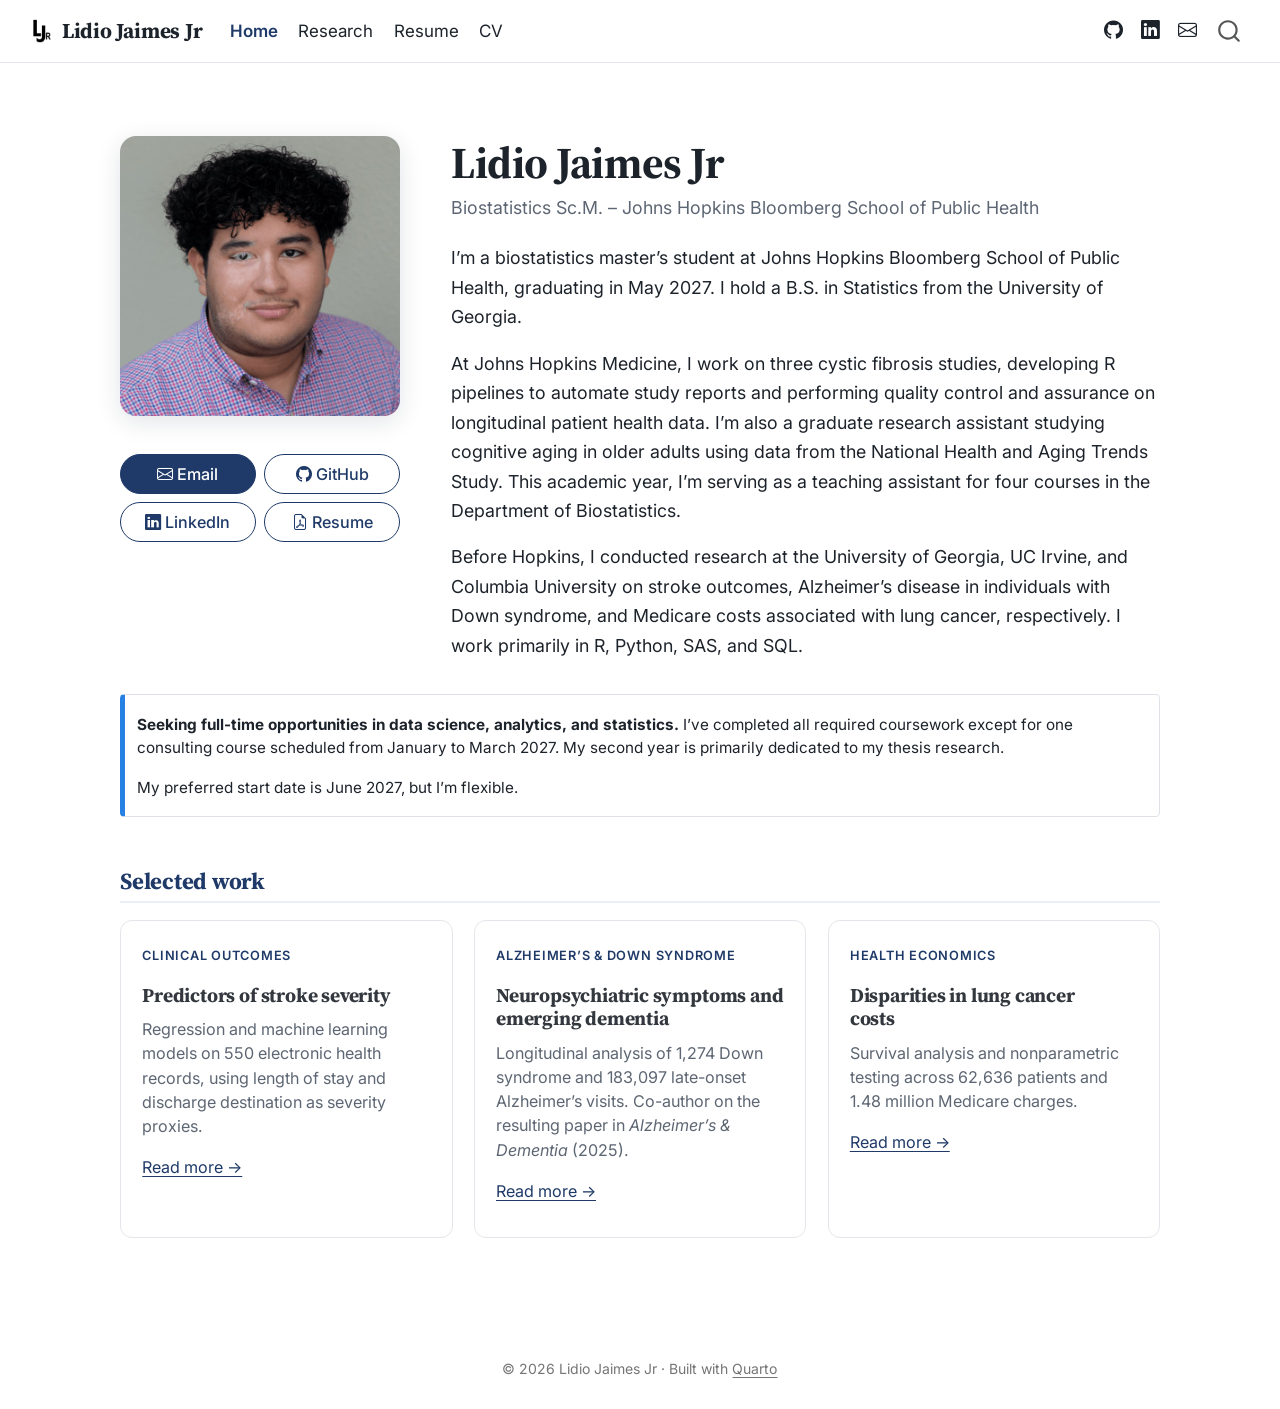
<file: docs/index.html>
<!DOCTYPE html>
<html xmlns="http://www.w3.org/1999/xhtml" lang="en" xml:lang="en"><head>

<meta charset="utf-8">
<meta name="generator" content="quarto-1.10.18">

<meta name="viewport" content="width=device-width, initial-scale=1.0, user-scalable=yes">


<title>Lidio Jaimes Jr</title>
<style>
/* Default styles provided by pandoc.
** See https://pandoc.org/MANUAL.html#variables-for-html for config info.
*/
span.smallcaps{font-variant: small-caps;}
div.columns{display: flex; gap: 1.5em;}
div.column{flex: auto;}
@media screen {
div.columns{gap: min(4vw, 1.5em);}
div.column{overflow-x: auto;}
}
div.hanging-indent{margin-left: 1.5em; text-indent: -1.5em;}
ul.task-list{list-style: none;}
ul.task-list li input[type="checkbox"] {
  width: 0.8em;
  margin: 0 0.8em 0.2em -1em; /* quarto-specific, see https://github.com/quarto-dev/quarto-cli/issues/4556 */ 
  vertical-align: middle;
}
</style>


<script src="site_libs/quarto-nav/quarto-nav.js"></script>
<script src="site_libs/quarto-nav/headroom.min.js"></script>
<script src="site_libs/clipboard/clipboard.min.js"></script>
<script src="site_libs/quarto-search/autocomplete.umd.js"></script>
<script src="site_libs/quarto-search/fuse.min.js"></script>
<script src="site_libs/quarto-search/quarto-search.js"></script>
<meta name="quarto:offset" content="./">
<link href="./files/ljr-logo-clear.png" rel="icon" type="image/png">
<script src="site_libs/quarto-html/quarto.js" type="module"></script>
<script src="site_libs/quarto-html/tabsets/tabsets.js" type="module"></script>
<script src="site_libs/quarto-html/popper.min.js"></script>
<script src="site_libs/quarto-html/tippy.umd.min.js"></script>
<script src="site_libs/quarto-html/anchor.min.js"></script>
<link href="site_libs/quarto-html/tippy.css" rel="stylesheet">
<link href="site_libs/quarto-html/quarto-syntax-highlighting-64a204ab8560d761af7679ceaba22944.css" rel="stylesheet" id="quarto-text-highlighting-styles">
<script src="site_libs/bootstrap/bootstrap.min.js"></script>
<link href="site_libs/bootstrap/bootstrap-icons.css" rel="stylesheet">
<link href="site_libs/bootstrap/bootstrap-6f6fc77e28bbf2a2cea13b6f011b2ba0.min.css" rel="stylesheet" append-hash="true" id="quarto-bootstrap" data-mode="light">
<script id="quarto-search-options" type="application/json">{
  "location": "navbar",
  "copy-button": false,
  "collapse-after": 3,
  "panel-placement": "end",
  "type": "overlay",
  "limit": 50,
  "keyboard-shortcut": [
    "f",
    "/",
    "s"
  ],
  "show-item-context": false,
  "language": {
    "search-no-results-text": "No results",
    "search-matching-documents-text": "matching documents",
    "search-copy-link-title": "Copy link to search",
    "search-hide-matches-text": "Hide additional matches",
    "search-more-match-text": "more match in this document",
    "search-more-matches-text": "more matches in this document",
    "search-clear-button-title": "Clear",
    "search-text-placeholder": "",
    "search-detached-cancel-button-title": "Cancel",
    "search-submit-button-title": "Submit",
    "search-label": "Search"
  }
}</script>
<link rel="preconnect" href="https://fonts.googleapis.com">
<link href="https://fonts.googleapis.com/css2?family=Inter:wght@400;500;600;700&amp;family=Source+Serif+4:wght@600;700&amp;display=swap" rel="stylesheet">


<link rel="stylesheet" href="styles.css">
</head>

<body class="nav-fixed quarto-light">

<div id="quarto-search-results"></div>
  <header id="quarto-header" class="headroom fixed-top">
    <nav class="navbar navbar-expand-lg " data-bs-theme="dark">
      <div class="navbar-container container-fluid">
      <div class="navbar-brand-container mx-auto">
    <a href="./index.html" class="navbar-brand navbar-brand-logo">
    <img src="./files/ljr-logo-clear.png" alt="" class="navbar-logo light-content">
    <img src="./files/ljr-logo-clear.png" alt="" class="navbar-logo dark-content">
    </a>
    <a class="navbar-brand" href="./index.html">
    <span class="navbar-title">Lidio Jaimes Jr</span>
    </a>
  </div>
            <div id="quarto-search" class="" title="Search"></div>
          <button class="navbar-toggler" type="button" data-bs-toggle="collapse" data-bs-target="#navbarCollapse" aria-controls="navbarCollapse" role="menu" aria-expanded="false" aria-label="Toggle navigation" onclick="if (window.quartoToggleHeadroom) { window.quartoToggleHeadroom(); }">
  <span class="navbar-toggler-icon"></span>
</button>
          <div class="collapse navbar-collapse" id="navbarCollapse">
            <ul class="navbar-nav navbar-nav-scroll me-auto">
  <li class="nav-item">
    <a class="nav-link active" href="./index.html" aria-current="page"> 
<span class="menu-text">Home</span></a>
  </li>  
  <li class="nav-item">
    <a class="nav-link" href="./research.html"> 
<span class="menu-text">Research</span></a>
  </li>  
  <li class="nav-item">
    <a class="nav-link" href="./resume.html"> 
<span class="menu-text">Resume</span></a>
  </li>  
  <li class="nav-item">
    <a class="nav-link" href="./cv.html"> 
<span class="menu-text">CV</span></a>
  </li>  
</ul>
            <ul class="navbar-nav navbar-nav-scroll ms-auto">
  <li class="nav-item compact">
    <a class="nav-link" href="https://github.com/lidiojaimes"> <i class="bi bi-github" role="img" aria-label="GitHub">
</i> 
<span class="menu-text"></span></a>
  </li>  
  <li class="nav-item compact">
    <a class="nav-link" href="https://www.linkedin.com/in/lidiojaimes/"> <i class="bi bi-linkedin" role="img" aria-label="LinkedIn">
</i> 
<span class="menu-text"></span></a>
  </li>  
  <li class="nav-item compact">
    <a class="nav-link" href="mailto:lidiojaimesjr404@gmail.com"> <i class="bi bi-envelope" role="img" aria-label="Email">
</i> 
<span class="menu-text"></span></a>
  </li>  
</ul>
          </div> <!-- /navcollapse -->
            <div class="quarto-navbar-tools">
</div>
      </div> <!-- /container-fluid -->
    </nav>
</header>
<!-- content -->
<div id="quarto-content" class="quarto-container page-columns page-rows-contents page-layout-full page-navbar">
<!-- sidebar -->
<!-- margin-sidebar -->
    
<!-- main -->
<main class="content column-page" id="quarto-document-content"><header id="title-block-header" class="quarto-title-block"></header>




<div class="hero">
<div class="hero-photo">
<p><img src="files/lidiojaimes-square.jpg" class="img-fluid" alt="Photo of Lidio Jaimes Jr"></p>
<div class="hero-buttons">
<p><a href="mailto:lidiojaimesjr404@gmail.com" class="btn btn-primary"><i class="bi bi-envelope"></i> Email</a> <a href="https://github.com/lidiojaimes" class="btn btn-outline-primary"><i class="bi bi-github"></i> GitHub</a> <a href="https://www.linkedin.com/in/lidiojaimes/" class="btn btn-outline-primary"><i class="bi bi-linkedin"></i> LinkedIn</a> <a href="files/Jaimes.resume.pdf" class="btn btn-outline-primary" target="_blank"><i class="bi bi-file-earmark-pdf"></i> Resume</a> <!-- [<i class="bi bi-journal-text"></i> CV](cv.qmd){.btn .btn-outline-primary} --></p>
</div>
</div>
<section id="lidio-jaimes-jr" class="level1 hero-name hero-text">
<h1 class="hero-name">Lidio Jaimes Jr</h1>
<p><span class="hero-tagline">Biostatistics Sc.M. – Johns Hopkins Bloomberg School of Public Health</span></p>
<p>I’m a biostatistics master’s student at Johns Hopkins Bloomberg School of Public Health, graduating in May 2027. I hold a B.S. in Statistics from the University of Georgia.</p>
<p>At Johns Hopkins Medicine, I work on three cystic fibrosis studies, developing R pipelines to automate study reports and performing quality control and assurance on longitudinal patient health data. I’m also a graduate research assistant studying cognitive aging in older adults using data from the National Health and Aging Trends Study. This academic year, I’m serving as a teaching assistant for four courses in the Department of Biostatistics.</p>
<p>Before Hopkins, I conducted research at the University of Georgia, UC Irvine, and Columbia University on stroke outcomes, Alzheimer’s disease in individuals with Down syndrome, and Medicare costs associated with lung cancer, respectively. I work primarily in R, Python, SAS, and SQL.</p>
</section>
</div>
<div class="availability">
<div class="callout callout-style-simple callout-note no-icon">
<div class="callout-body d-flex">
<div class="callout-icon-container">
<i class="callout-icon no-icon"></i>
</div>
<div class="callout-body-container">
<p><strong>Seeking full-time opportunities in data science, analytics, and statistics.</strong> I’ve completed all required coursework except for one consulting course scheduled from January to March 2027. My second year is primarily dedicated to my thesis research.</p>
<p>My preferred start date is June 2027, but I’m flexible.</p>
</div>
</div>
</div>
</div>
<section id="selected-work" class="level2 section-heading section-block">
<h2 class="section-heading anchored" data-anchor-id="selected-work">Selected work</h2>
<div class="card-grid">
<div class="work-card">
<p><span class="card-kicker">Clinical outcomes</span></p>
<section id="predictors-of-stroke-severity" class="level3">
<h3 class="anchored" data-anchor-id="predictors-of-stroke-severity">Predictors of stroke severity</h3>
<p>Regression and machine learning models on 550 electronic health records, using length of stay and discharge destination as severity proxies.</p>
<p><a href="./research.html#stroke-severity">Read more →</a></p>
</section>
</div>
<div class="work-card">
<p><span class="card-kicker">Alzheimer’s &amp; Down syndrome</span></p>
<section id="neuropsychiatric-symptoms-and-emerging-dementia" class="level3">
<h3 class="anchored" data-anchor-id="neuropsychiatric-symptoms-and-emerging-dementia">Neuropsychiatric symptoms and emerging dementia</h3>
<p>Longitudinal analysis of 1,274 Down syndrome and 183,097 late-onset Alzheimer’s visits. Co-author on the resulting paper in <em>Alzheimer’s &amp; Dementia</em> (2025).</p>
<p><a href="./research.html#nps-in-alzheimers">Read more →</a></p>
</section>
</div>
<div class="work-card">
<p><span class="card-kicker">Health economics</span></p>
<section id="disparities-in-lung-cancer-costs" class="level3">
<h3 class="anchored" data-anchor-id="disparities-in-lung-cancer-costs">Disparities in lung cancer costs</h3>
<p>Survival analysis and nonparametric testing across 62,636 patients and 1.48 million Medicare charges.</p>
<p><a href="./research.html#lung-cancer-costs">Read more →</a></p>
</section>
</div>
</div>
</section>



</main> <!-- /main -->
<script id="quarto-html-after-body" type="application/javascript">
  window.document.addEventListener("DOMContentLoaded", function (event) {
    const icon = "";
    const anchorJS = new window.AnchorJS();
    anchorJS.options = {
      placement: 'right',
      icon: icon
    };
    anchorJS.add('.anchored');
    const isCodeAnnotation = (el) => {
      for (const clz of el.classList) {
        if (clz.startsWith('code-annotation-')) {                     
          return true;
        }
      }
      return false;
    }
    const onCopySuccess = function(e) {
      // button target
      const button = e.trigger;
      // don't keep focus
      button.blur();
      // flash "checked"
      button.classList.add('code-copy-button-checked');
      var currentTitle = button.getAttribute("title");
      button.setAttribute("title", "Copied!");
      let tooltip;
      if (window.bootstrap) {
        button.setAttribute("data-bs-toggle", "tooltip");
        button.setAttribute("data-bs-placement", "left");
        button.setAttribute("data-bs-title", "Copied!");
        tooltip = new bootstrap.Tooltip(button, 
          { trigger: "manual", 
            customClass: "code-copy-button-tooltip",
            offset: [0, -8]});
        tooltip.show();    
      }
      setTimeout(function() {
        if (tooltip) {
          tooltip.hide();
          button.removeAttribute("data-bs-title");
          button.removeAttribute("data-bs-toggle");
          button.removeAttribute("data-bs-placement");
        }
        button.setAttribute("title", currentTitle);
        button.classList.remove('code-copy-button-checked');
      }, 1000);
      // clear code selection
      e.clearSelection();
    }
    const getTextToCopy = function(trigger) {
      const outerScaffold = trigger.parentElement.cloneNode(true);
      const codeEl = outerScaffold.querySelector('code');
      for (const childEl of codeEl.children) {
        if (isCodeAnnotation(childEl)) {
          childEl.remove();
        }
      }
      return codeEl.innerText;
    }
    const clipboard = new window.ClipboardJS('.code-copy-button:not([data-in-quarto-modal])', {
      text: getTextToCopy
    });
    clipboard.on('success', onCopySuccess);
    if (window.document.getElementById('quarto-embedded-source-code-modal')) {
      const clipboardModal = new window.ClipboardJS('.code-copy-button[data-in-quarto-modal]', {
        text: getTextToCopy,
        container: window.document.getElementById('quarto-embedded-source-code-modal')
      });
      clipboardModal.on('success', onCopySuccess);
    }
      var localhostRegex = new RegExp(/^(?:http|https):\/\/localhost\:?[0-9]*\//);
      var mailtoRegex = new RegExp(/^mailto:/);
        var filterRegex = new RegExp("https:\/\/lidiojaimes\.github\.io");
      var isInternal = (href) => {
          return filterRegex.test(href) || localhostRegex.test(href) || mailtoRegex.test(href);
      }
      // Inspect non-navigation links and adorn them if external
     var links = window.document.querySelectorAll('a[href]:not(.nav-link):not(.navbar-brand):not(.toc-action):not(.sidebar-link):not(.sidebar-item-toggle):not(.pagination-link):not(.no-external):not([aria-hidden]):not(.dropdown-item):not(.quarto-navigation-tool):not(.about-link)');
      for (var i=0; i<links.length; i++) {
        const link = links[i];
        if (!isInternal(link.href)) {
          // undo the damage that might have been done by quarto-nav.js in the case of
          // links that we want to consider external
          if (link.dataset.originalHref !== undefined) {
            link.href = link.dataset.originalHref;
          }
        }
      }
    function tippyHover(el, contentFn, onTriggerFn, onUntriggerFn) {
      const config = {
        allowHTML: true,
        maxWidth: 500,
        delay: 100,
        arrow: false,
        appendTo: function(el) {
            return el.parentElement;
        },
        interactive: true,
        interactiveBorder: 10,
        theme: 'quarto',
        placement: 'bottom-start',
      };
      if (contentFn) {
        config.content = contentFn;
      }
      if (onTriggerFn) {
        config.onTrigger = onTriggerFn;
      }
      if (onUntriggerFn) {
        config.onUntrigger = onUntriggerFn;
      }
      window.tippy(el, config); 
    }
    const noterefs = window.document.querySelectorAll('a[role="doc-noteref"]');
    for (var i=0; i<noterefs.length; i++) {
      const ref = noterefs[i];
      tippyHover(ref, function() {
        // use id or data attribute instead here
        let href = ref.getAttribute('data-footnote-href') || ref.getAttribute('href');
        try { href = new URL(href).hash; } catch {}
        const id = href.replace(/^#\/?/, "");
        const note = window.document.getElementById(id);
        if (note) {
          return note.innerHTML;
        } else {
          return "";
        }
      });
    }
    const xrefs = window.document.querySelectorAll('a.quarto-xref');
    const processXRef = (id, note) => {
      // Strip column container classes
      const stripColumnClz = (el) => {
        el.classList.remove("page-full", "page-columns");
        if (el.children) {
          for (const child of el.children) {
            stripColumnClz(child);
          }
        }
      }
      stripColumnClz(note)
      if (id === null || id.startsWith('sec-')) {
        // Special case sections, only their first couple elements
        const container = document.createElement("div");
        if (note.children && note.children.length > 2) {
          container.appendChild(note.children[0].cloneNode(true));
          for (let i = 1; i < note.children.length; i++) {
            const child = note.children[i];
            if (child.tagName === "P" && child.innerText === "") {
              continue;
            } else {
              container.appendChild(child.cloneNode(true));
              break;
            }
          }
          if (window.Quarto?.typesetMath) {
            window.Quarto.typesetMath(container);
          }
          return container.innerHTML
        } else {
          if (window.Quarto?.typesetMath) {
            window.Quarto.typesetMath(note);
          }
          return note.innerHTML;
        }
      } else {
        // Remove any anchor links if they are present
        const anchorLink = note.querySelector('a.anchorjs-link');
        if (anchorLink) {
          anchorLink.remove();
        }
        if (window.Quarto?.typesetMath) {
          window.Quarto.typesetMath(note);
        }
        if (note.classList.contains("callout")) {
          return note.outerHTML;
        } else {
          return note.innerHTML;
        }
      }
    }
    for (var i=0; i<xrefs.length; i++) {
      const xref = xrefs[i];
      tippyHover(xref, undefined, function(instance) {
        instance.disable();
        let url = xref.getAttribute('href');
        let hash = undefined; 
        if (url.startsWith('#')) {
          hash = url;
        } else {
          try { hash = new URL(url).hash; } catch {}
        }
        if (hash) {
          const id = hash.replace(/^#\/?/, "");
          const note = window.document.getElementById(id);
          if (note !== null) {
            try {
              const html = processXRef(id, note.cloneNode(true));
              instance.setContent(html);
            } finally {
              instance.enable();
              instance.show();
            }
          } else {
            // See if we can fetch this
            fetch(url.split('#')[0])
            .then(res => res.text())
            .then(html => {
              const parser = new DOMParser();
              const htmlDoc = parser.parseFromString(html, "text/html");
              const note = htmlDoc.getElementById(id);
              if (note !== null) {
                const html = processXRef(id, note);
                instance.setContent(html);
              } 
            }).finally(() => {
              instance.enable();
              instance.show();
            });
          }
        } else {
          // See if we can fetch a full url (with no hash to target)
          // This is a special case and we should probably do some content thinning / targeting
          fetch(url)
          .then(res => res.text())
          .then(html => {
            const parser = new DOMParser();
            const htmlDoc = parser.parseFromString(html, "text/html");
            const note = htmlDoc.querySelector('main.content');
            if (note !== null) {
              // This should only happen for chapter cross references
              // (since there is no id in the URL)
              // remove the first header
              if (note.children.length > 0 && note.children[0].tagName === "HEADER") {
                note.children[0].remove();
              }
              const html = processXRef(null, note);
              instance.setContent(html);
            } 
          }).finally(() => {
            instance.enable();
            instance.show();
          });
        }
      }, function(instance) {
      });
    }
        let selectedAnnoteEl;
        const selectorForAnnotation = ( cell, annotation) => {
          let cellAttr = 'data-code-cell="' + cell + '"';
          let lineAttr = 'data-code-annotation="' +  annotation + '"';
          const selector = 'span[' + cellAttr + '][' + lineAttr + ']';
          return selector;
        }
        const selectCodeLines = (annoteEl) => {
          const doc = window.document;
          const targetCell = annoteEl.getAttribute("data-target-cell");
          const targetAnnotation = annoteEl.getAttribute("data-target-annotation");
          const annoteSpan = window.document.querySelector(selectorForAnnotation(targetCell, targetAnnotation));
          const lines = annoteSpan.getAttribute("data-code-lines").split(",");
          const lineIds = lines.map((line) => {
            return targetCell + "-" + line;
          })
          let top = null;
          let height = null;
          let parent = null;
          if (lineIds.length > 0) {
              //compute the position of the single el (top and bottom and make a div)
              const el = window.document.getElementById(lineIds[0]);
              top = el.offsetTop;
              height = el.offsetHeight;
              parent = el.parentElement.parentElement;
            if (lineIds.length > 1) {
              const lastEl = window.document.getElementById(lineIds[lineIds.length - 1]);
              const bottom = lastEl.offsetTop + lastEl.offsetHeight;
              height = bottom - top;
            }
            if (top !== null && height !== null && parent !== null) {
              // cook up a div (if necessary) and position it 
              let div = window.document.getElementById("code-annotation-line-highlight");
              if (div === null) {
                div = window.document.createElement("div");
                div.setAttribute("id", "code-annotation-line-highlight");
                div.style.position = 'absolute';
                parent.appendChild(div);
              }
              div.style.top = top - 2 + "px";
              div.style.height = height + 4 + "px";
              div.style.left = 0;
              let gutterDiv = window.document.getElementById("code-annotation-line-highlight-gutter");
              if (gutterDiv === null) {
                gutterDiv = window.document.createElement("div");
                gutterDiv.setAttribute("id", "code-annotation-line-highlight-gutter");
                gutterDiv.style.position = 'absolute';
                const codeCell = window.document.getElementById(targetCell);
                const gutter = codeCell.querySelector('.code-annotation-gutter');
                gutter.appendChild(gutterDiv);
              }
              gutterDiv.style.top = top - 2 + "px";
              gutterDiv.style.height = height + 4 + "px";
            }
            selectedAnnoteEl = annoteEl;
          }
        };
        const unselectCodeLines = () => {
          const elementsIds = ["code-annotation-line-highlight", "code-annotation-line-highlight-gutter"];
          elementsIds.forEach((elId) => {
            const div = window.document.getElementById(elId);
            if (div) {
              div.remove();
            }
          });
          selectedAnnoteEl = undefined;
        };
          // Handle positioning of the toggle
      window.addEventListener(
        "resize",
        throttle(() => {
          elRect = undefined;
          if (selectedAnnoteEl) {
            selectCodeLines(selectedAnnoteEl);
          }
        }, 10)
      );
      function throttle(fn, ms) {
      let throttle = false;
      let timer;
        return (...args) => {
          if(!throttle) { // first call gets through
              fn.apply(this, args);
              throttle = true;
          } else { // all the others get throttled
              if(timer) clearTimeout(timer); // cancel #2
              timer = setTimeout(() => {
                fn.apply(this, args);
                timer = throttle = false;
              }, ms);
          }
        };
      }
        // Attach click handler to the DT
        const annoteDls = window.document.querySelectorAll('dt[data-target-cell]');
        for (const annoteDlNode of annoteDls) {
          annoteDlNode.addEventListener('click', (event) => {
            const clickedEl = event.target;
            if (clickedEl !== selectedAnnoteEl) {
              unselectCodeLines();
              const activeEl = window.document.querySelector('dt[data-target-cell].code-annotation-active');
              if (activeEl) {
                activeEl.classList.remove('code-annotation-active');
              }
              selectCodeLines(clickedEl);
              clickedEl.classList.add('code-annotation-active');
            } else {
              // Unselect the line
              unselectCodeLines();
              clickedEl.classList.remove('code-annotation-active');
            }
          });
        }
    const findCites = (el) => {
      const parentEl = el.parentElement;
      if (parentEl) {
        const cites = parentEl.dataset.cites;
        if (cites) {
          return {
            el,
            cites: cites.split(' ')
          };
        } else {
          return findCites(el.parentElement)
        }
      } else {
        return undefined;
      }
    };
    var bibliorefs = window.document.querySelectorAll('a[role="doc-biblioref"]');
    for (var i=0; i<bibliorefs.length; i++) {
      const ref = bibliorefs[i];
      const citeInfo = findCites(ref);
      if (citeInfo) {
        tippyHover(citeInfo.el, function() {
          var popup = window.document.createElement('div');
          citeInfo.cites.forEach(function(cite) {
            var citeDiv = window.document.createElement('div');
            citeDiv.classList.add('hanging-indent');
            citeDiv.classList.add('csl-entry');
            var biblioDiv = window.document.getElementById('ref-' + cite);
            if (biblioDiv) {
              citeDiv.innerHTML = biblioDiv.innerHTML;
            }
            popup.appendChild(citeDiv);
          });
          return popup.innerHTML;
        });
      }
    }
  });
  </script>
</div> <!-- /content -->
<footer class="footer">
  <div class="nav-footer">
    <div class="nav-footer-left">
      &nbsp;
    </div>   
    <div class="nav-footer-center">
<p>© 2026 Lidio Jaimes Jr · Built with <a href="https://quarto.org">Quarto</a></p>
</div>
    <div class="nav-footer-right">
      &nbsp;
    </div>
  </div>
</footer>




</body></html>
</file>
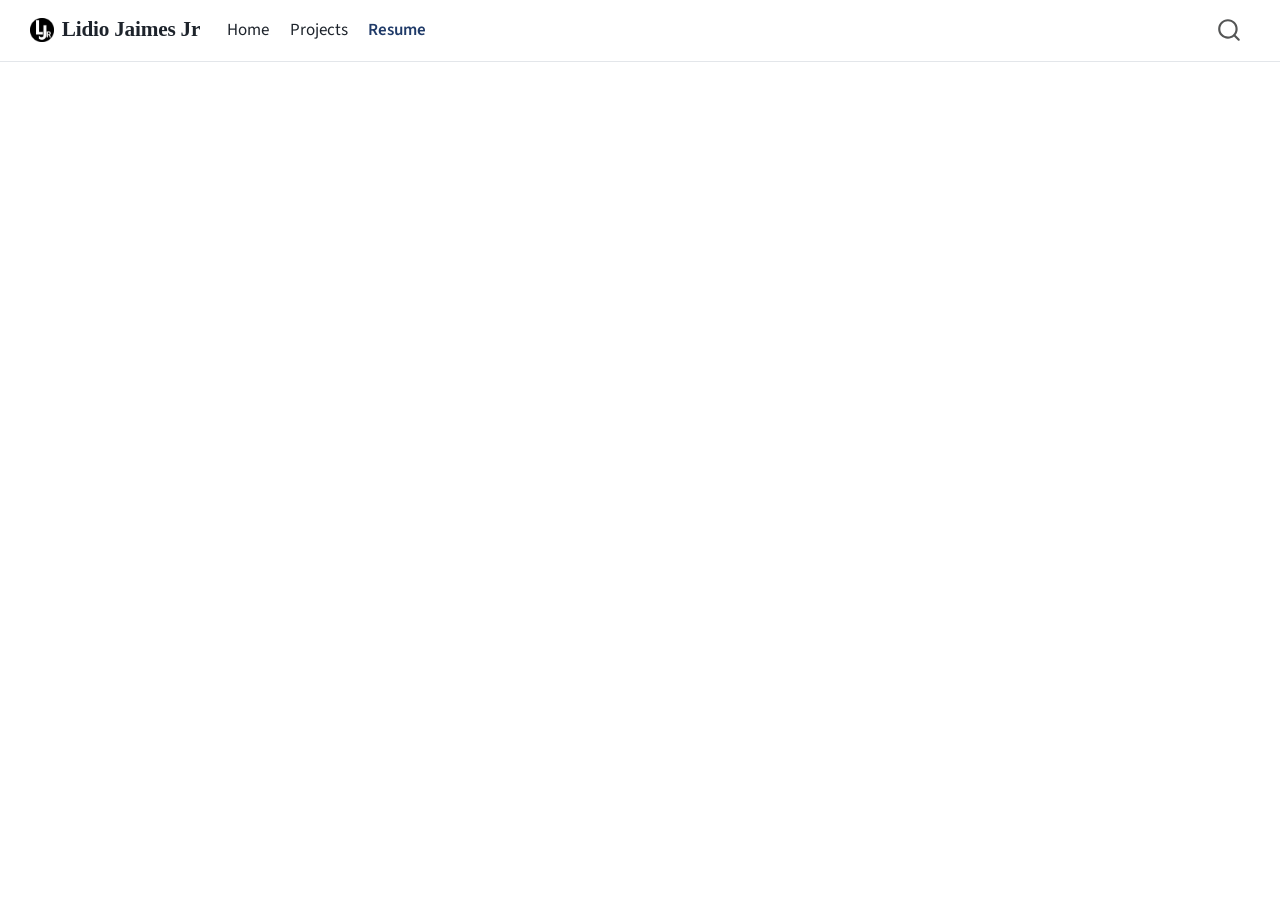
<file: resume.html>
<!DOCTYPE html>
<html xmlns="http://www.w3.org/1999/xhtml" lang="en" xml:lang="en"><head>

<meta charset="utf-8">
<meta name="generator" content="quarto-1.8.25">

<meta name="viewport" content="width=device-width, initial-scale=1.0, user-scalable=yes">


<title>resume – Lidio Jaimes Jr</title>
<style>
code{white-space: pre-wrap;}
span.smallcaps{font-variant: small-caps;}
div.columns{display: flex; gap: min(4vw, 1.5em);}
div.column{flex: auto; overflow-x: auto;}
div.hanging-indent{margin-left: 1.5em; text-indent: -1.5em;}
ul.task-list{list-style: none;}
ul.task-list li input[type="checkbox"] {
  width: 0.8em;
  margin: 0 0.8em 0.2em -1em; /* quarto-specific, see https://github.com/quarto-dev/quarto-cli/issues/4556 */ 
  vertical-align: middle;
}
</style>


<script src="site_libs/quarto-nav/quarto-nav.js"></script>
<script src="site_libs/quarto-nav/headroom.min.js"></script>
<script src="site_libs/clipboard/clipboard.min.js"></script>
<script src="site_libs/quarto-search/autocomplete.umd.js"></script>
<script src="site_libs/quarto-search/fuse.min.js"></script>
<script src="site_libs/quarto-search/quarto-search.js"></script>
<meta name="quarto:offset" content="./">
<link href="./files/ljr-logoweb.png" rel="icon" type="image/png">
<script src="site_libs/quarto-html/quarto.js" type="module"></script>
<script src="site_libs/quarto-html/tabsets/tabsets.js" type="module"></script>
<script src="site_libs/quarto-html/axe/axe-check.js" type="module"></script>
<script src="site_libs/quarto-html/popper.min.js"></script>
<script src="site_libs/quarto-html/tippy.umd.min.js"></script>
<script src="site_libs/quarto-html/anchor.min.js"></script>
<link href="site_libs/quarto-html/tippy.css" rel="stylesheet">
<link href="site_libs/quarto-html/quarto-syntax-highlighting-7b89279ff1a6dce999919e0e67d4d9ec.css" rel="stylesheet" id="quarto-text-highlighting-styles">
<script src="site_libs/bootstrap/bootstrap.min.js"></script>
<link href="site_libs/bootstrap/bootstrap-icons.css" rel="stylesheet">
<link href="site_libs/bootstrap/bootstrap-5b4ad623e5705c0698d39aec6f10cf02.min.css" rel="stylesheet" append-hash="true" id="quarto-bootstrap" data-mode="light">
<script id="quarto-search-options" type="application/json">{
  "location": "navbar",
  "copy-button": false,
  "collapse-after": 3,
  "panel-placement": "end",
  "type": "overlay",
  "limit": 50,
  "keyboard-shortcut": [
    "f",
    "/",
    "s"
  ],
  "show-item-context": false,
  "language": {
    "search-no-results-text": "No results",
    "search-matching-documents-text": "matching documents",
    "search-copy-link-title": "Copy link to search",
    "search-hide-matches-text": "Hide additional matches",
    "search-more-match-text": "more match in this document",
    "search-more-matches-text": "more matches in this document",
    "search-clear-button-title": "Clear",
    "search-text-placeholder": "",
    "search-detached-cancel-button-title": "Cancel",
    "search-submit-button-title": "Submit",
    "search-label": "Search"
  }
}</script>


<link rel="stylesheet" href="styles.css">
</head>

<body class="nav-fixed quarto-light">

<div id="quarto-search-results"></div>
  <header id="quarto-header" class="headroom fixed-top">
    <nav class="navbar navbar-expand-lg " data-bs-theme="dark">
      <div class="navbar-container container-fluid">
      <div class="navbar-brand-container mx-auto">
    <a href="./index.html" class="navbar-brand navbar-brand-logo">
    <img src="./files/ljr-logoweb.png" alt="" class="navbar-logo light-content">
    <img src="./files/ljr-logoweb.png" alt="" class="navbar-logo dark-content">
    </a>
    <a class="navbar-brand" href="./index.html">
    <span class="navbar-title">Lidio Jaimes Jr</span>
    </a>
  </div>
            <div id="quarto-search" class="" title="Search"></div>
          <button class="navbar-toggler" type="button" data-bs-toggle="collapse" data-bs-target="#navbarCollapse" aria-controls="navbarCollapse" role="menu" aria-expanded="false" aria-label="Toggle navigation" onclick="if (window.quartoToggleHeadroom) { window.quartoToggleHeadroom(); }">
  <span class="navbar-toggler-icon"></span>
</button>
          <div class="collapse navbar-collapse" id="navbarCollapse">
            <ul class="navbar-nav navbar-nav-scroll me-auto">
  <li class="nav-item">
    <a class="nav-link" href="./index.html"> 
<span class="menu-text">Home</span></a>
  </li>  
  <li class="nav-item">
    <a class="nav-link" href="./projects.html"> 
<span class="menu-text">Projects</span></a>
  </li>  
  <li class="nav-item">
    <a class="nav-link active" href="./resume.html" aria-current="page"> 
<span class="menu-text">Resume</span></a>
  </li>  
</ul>
          </div> <!-- /navcollapse -->
            <div class="quarto-navbar-tools">
</div>
      </div> <!-- /container-fluid -->
    </nav>
</header>
<!-- content -->
<div id="quarto-content" class="quarto-container page-columns page-rows-contents page-layout-article page-navbar">
<!-- sidebar -->
<!-- margin-sidebar -->
    <div id="quarto-margin-sidebar" class="sidebar margin-sidebar zindex-bottom">
        
    </div>
<!-- main -->
<main class="content" id="quarto-document-content"><header id="title-block-header" class="quarto-title-block"></header>




<iframe width="100%" height="700" src="files/Jaimes.resume.pdf"></iframe>



</main> <!-- /main -->
<script id="quarto-html-after-body" type="application/javascript">
  window.document.addEventListener("DOMContentLoaded", function (event) {
    const icon = "";
    const anchorJS = new window.AnchorJS();
    anchorJS.options = {
      placement: 'right',
      icon: icon
    };
    anchorJS.add('.anchored');
    const isCodeAnnotation = (el) => {
      for (const clz of el.classList) {
        if (clz.startsWith('code-annotation-')) {                     
          return true;
        }
      }
      return false;
    }
    const onCopySuccess = function(e) {
      // button target
      const button = e.trigger;
      // don't keep focus
      button.blur();
      // flash "checked"
      button.classList.add('code-copy-button-checked');
      var currentTitle = button.getAttribute("title");
      button.setAttribute("title", "Copied!");
      let tooltip;
      if (window.bootstrap) {
        button.setAttribute("data-bs-toggle", "tooltip");
        button.setAttribute("data-bs-placement", "left");
        button.setAttribute("data-bs-title", "Copied!");
        tooltip = new bootstrap.Tooltip(button, 
          { trigger: "manual", 
            customClass: "code-copy-button-tooltip",
            offset: [0, -8]});
        tooltip.show();    
      }
      setTimeout(function() {
        if (tooltip) {
          tooltip.hide();
          button.removeAttribute("data-bs-title");
          button.removeAttribute("data-bs-toggle");
          button.removeAttribute("data-bs-placement");
        }
        button.setAttribute("title", currentTitle);
        button.classList.remove('code-copy-button-checked');
      }, 1000);
      // clear code selection
      e.clearSelection();
    }
    const getTextToCopy = function(trigger) {
      const outerScaffold = trigger.parentElement.cloneNode(true);
      const codeEl = outerScaffold.querySelector('code');
      for (const childEl of codeEl.children) {
        if (isCodeAnnotation(childEl)) {
          childEl.remove();
        }
      }
      return codeEl.innerText;
    }
    const clipboard = new window.ClipboardJS('.code-copy-button:not([data-in-quarto-modal])', {
      text: getTextToCopy
    });
    clipboard.on('success', onCopySuccess);
    if (window.document.getElementById('quarto-embedded-source-code-modal')) {
      const clipboardModal = new window.ClipboardJS('.code-copy-button[data-in-quarto-modal]', {
        text: getTextToCopy,
        container: window.document.getElementById('quarto-embedded-source-code-modal')
      });
      clipboardModal.on('success', onCopySuccess);
    }
      var localhostRegex = new RegExp(/^(?:http|https):\/\/localhost\:?[0-9]*\//);
      var mailtoRegex = new RegExp(/^mailto:/);
        var filterRegex = new RegExp("https:\/\/lidiojaimes\.github\.io\/");
      var isInternal = (href) => {
          return filterRegex.test(href) || localhostRegex.test(href) || mailtoRegex.test(href);
      }
      // Inspect non-navigation links and adorn them if external
     var links = window.document.querySelectorAll('a[href]:not(.nav-link):not(.navbar-brand):not(.toc-action):not(.sidebar-link):not(.sidebar-item-toggle):not(.pagination-link):not(.no-external):not([aria-hidden]):not(.dropdown-item):not(.quarto-navigation-tool):not(.about-link)');
      for (var i=0; i<links.length; i++) {
        const link = links[i];
        if (!isInternal(link.href)) {
          // undo the damage that might have been done by quarto-nav.js in the case of
          // links that we want to consider external
          if (link.dataset.originalHref !== undefined) {
            link.href = link.dataset.originalHref;
          }
        }
      }
    function tippyHover(el, contentFn, onTriggerFn, onUntriggerFn) {
      const config = {
        allowHTML: true,
        maxWidth: 500,
        delay: 100,
        arrow: false,
        appendTo: function(el) {
            return el.parentElement;
        },
        interactive: true,
        interactiveBorder: 10,
        theme: 'quarto',
        placement: 'bottom-start',
      };
      if (contentFn) {
        config.content = contentFn;
      }
      if (onTriggerFn) {
        config.onTrigger = onTriggerFn;
      }
      if (onUntriggerFn) {
        config.onUntrigger = onUntriggerFn;
      }
      window.tippy(el, config); 
    }
    const noterefs = window.document.querySelectorAll('a[role="doc-noteref"]');
    for (var i=0; i<noterefs.length; i++) {
      const ref = noterefs[i];
      tippyHover(ref, function() {
        // use id or data attribute instead here
        let href = ref.getAttribute('data-footnote-href') || ref.getAttribute('href');
        try { href = new URL(href).hash; } catch {}
        const id = href.replace(/^#\/?/, "");
        const note = window.document.getElementById(id);
        if (note) {
          return note.innerHTML;
        } else {
          return "";
        }
      });
    }
    const xrefs = window.document.querySelectorAll('a.quarto-xref');
    const processXRef = (id, note) => {
      // Strip column container classes
      const stripColumnClz = (el) => {
        el.classList.remove("page-full", "page-columns");
        if (el.children) {
          for (const child of el.children) {
            stripColumnClz(child);
          }
        }
      }
      stripColumnClz(note)
      if (id === null || id.startsWith('sec-')) {
        // Special case sections, only their first couple elements
        const container = document.createElement("div");
        if (note.children && note.children.length > 2) {
          container.appendChild(note.children[0].cloneNode(true));
          for (let i = 1; i < note.children.length; i++) {
            const child = note.children[i];
            if (child.tagName === "P" && child.innerText === "") {
              continue;
            } else {
              container.appendChild(child.cloneNode(true));
              break;
            }
          }
          if (window.Quarto?.typesetMath) {
            window.Quarto.typesetMath(container);
          }
          return container.innerHTML
        } else {
          if (window.Quarto?.typesetMath) {
            window.Quarto.typesetMath(note);
          }
          return note.innerHTML;
        }
      } else {
        // Remove any anchor links if they are present
        const anchorLink = note.querySelector('a.anchorjs-link');
        if (anchorLink) {
          anchorLink.remove();
        }
        if (window.Quarto?.typesetMath) {
          window.Quarto.typesetMath(note);
        }
        if (note.classList.contains("callout")) {
          return note.outerHTML;
        } else {
          return note.innerHTML;
        }
      }
    }
    for (var i=0; i<xrefs.length; i++) {
      const xref = xrefs[i];
      tippyHover(xref, undefined, function(instance) {
        instance.disable();
        let url = xref.getAttribute('href');
        let hash = undefined; 
        if (url.startsWith('#')) {
          hash = url;
        } else {
          try { hash = new URL(url).hash; } catch {}
        }
        if (hash) {
          const id = hash.replace(/^#\/?/, "");
          const note = window.document.getElementById(id);
          if (note !== null) {
            try {
              const html = processXRef(id, note.cloneNode(true));
              instance.setContent(html);
            } finally {
              instance.enable();
              instance.show();
            }
          } else {
            // See if we can fetch this
            fetch(url.split('#')[0])
            .then(res => res.text())
            .then(html => {
              const parser = new DOMParser();
              const htmlDoc = parser.parseFromString(html, "text/html");
              const note = htmlDoc.getElementById(id);
              if (note !== null) {
                const html = processXRef(id, note);
                instance.setContent(html);
              } 
            }).finally(() => {
              instance.enable();
              instance.show();
            });
          }
        } else {
          // See if we can fetch a full url (with no hash to target)
          // This is a special case and we should probably do some content thinning / targeting
          fetch(url)
          .then(res => res.text())
          .then(html => {
            const parser = new DOMParser();
            const htmlDoc = parser.parseFromString(html, "text/html");
            const note = htmlDoc.querySelector('main.content');
            if (note !== null) {
              // This should only happen for chapter cross references
              // (since there is no id in the URL)
              // remove the first header
              if (note.children.length > 0 && note.children[0].tagName === "HEADER") {
                note.children[0].remove();
              }
              const html = processXRef(null, note);
              instance.setContent(html);
            } 
          }).finally(() => {
            instance.enable();
            instance.show();
          });
        }
      }, function(instance) {
      });
    }
        let selectedAnnoteEl;
        const selectorForAnnotation = ( cell, annotation) => {
          let cellAttr = 'data-code-cell="' + cell + '"';
          let lineAttr = 'data-code-annotation="' +  annotation + '"';
          const selector = 'span[' + cellAttr + '][' + lineAttr + ']';
          return selector;
        }
        const selectCodeLines = (annoteEl) => {
          const doc = window.document;
          const targetCell = annoteEl.getAttribute("data-target-cell");
          const targetAnnotation = annoteEl.getAttribute("data-target-annotation");
          const annoteSpan = window.document.querySelector(selectorForAnnotation(targetCell, targetAnnotation));
          const lines = annoteSpan.getAttribute("data-code-lines").split(",");
          const lineIds = lines.map((line) => {
            return targetCell + "-" + line;
          })
          let top = null;
          let height = null;
          let parent = null;
          if (lineIds.length > 0) {
              //compute the position of the single el (top and bottom and make a div)
              const el = window.document.getElementById(lineIds[0]);
              top = el.offsetTop;
              height = el.offsetHeight;
              parent = el.parentElement.parentElement;
            if (lineIds.length > 1) {
              const lastEl = window.document.getElementById(lineIds[lineIds.length - 1]);
              const bottom = lastEl.offsetTop + lastEl.offsetHeight;
              height = bottom - top;
            }
            if (top !== null && height !== null && parent !== null) {
              // cook up a div (if necessary) and position it 
              let div = window.document.getElementById("code-annotation-line-highlight");
              if (div === null) {
                div = window.document.createElement("div");
                div.setAttribute("id", "code-annotation-line-highlight");
                div.style.position = 'absolute';
                parent.appendChild(div);
              }
              div.style.top = top - 2 + "px";
              div.style.height = height + 4 + "px";
              div.style.left = 0;
              let gutterDiv = window.document.getElementById("code-annotation-line-highlight-gutter");
              if (gutterDiv === null) {
                gutterDiv = window.document.createElement("div");
                gutterDiv.setAttribute("id", "code-annotation-line-highlight-gutter");
                gutterDiv.style.position = 'absolute';
                const codeCell = window.document.getElementById(targetCell);
                const gutter = codeCell.querySelector('.code-annotation-gutter');
                gutter.appendChild(gutterDiv);
              }
              gutterDiv.style.top = top - 2 + "px";
              gutterDiv.style.height = height + 4 + "px";
            }
            selectedAnnoteEl = annoteEl;
          }
        };
        const unselectCodeLines = () => {
          const elementsIds = ["code-annotation-line-highlight", "code-annotation-line-highlight-gutter"];
          elementsIds.forEach((elId) => {
            const div = window.document.getElementById(elId);
            if (div) {
              div.remove();
            }
          });
          selectedAnnoteEl = undefined;
        };
          // Handle positioning of the toggle
      window.addEventListener(
        "resize",
        throttle(() => {
          elRect = undefined;
          if (selectedAnnoteEl) {
            selectCodeLines(selectedAnnoteEl);
          }
        }, 10)
      );
      function throttle(fn, ms) {
      let throttle = false;
      let timer;
        return (...args) => {
          if(!throttle) { // first call gets through
              fn.apply(this, args);
              throttle = true;
          } else { // all the others get throttled
              if(timer) clearTimeout(timer); // cancel #2
              timer = setTimeout(() => {
                fn.apply(this, args);
                timer = throttle = false;
              }, ms);
          }
        };
      }
        // Attach click handler to the DT
        const annoteDls = window.document.querySelectorAll('dt[data-target-cell]');
        for (const annoteDlNode of annoteDls) {
          annoteDlNode.addEventListener('click', (event) => {
            const clickedEl = event.target;
            if (clickedEl !== selectedAnnoteEl) {
              unselectCodeLines();
              const activeEl = window.document.querySelector('dt[data-target-cell].code-annotation-active');
              if (activeEl) {
                activeEl.classList.remove('code-annotation-active');
              }
              selectCodeLines(clickedEl);
              clickedEl.classList.add('code-annotation-active');
            } else {
              // Unselect the line
              unselectCodeLines();
              clickedEl.classList.remove('code-annotation-active');
            }
          });
        }
    const findCites = (el) => {
      const parentEl = el.parentElement;
      if (parentEl) {
        const cites = parentEl.dataset.cites;
        if (cites) {
          return {
            el,
            cites: cites.split(' ')
          };
        } else {
          return findCites(el.parentElement)
        }
      } else {
        return undefined;
      }
    };
    var bibliorefs = window.document.querySelectorAll('a[role="doc-biblioref"]');
    for (var i=0; i<bibliorefs.length; i++) {
      const ref = bibliorefs[i];
      const citeInfo = findCites(ref);
      if (citeInfo) {
        tippyHover(citeInfo.el, function() {
          var popup = window.document.createElement('div');
          citeInfo.cites.forEach(function(cite) {
            var citeDiv = window.document.createElement('div');
            citeDiv.classList.add('hanging-indent');
            citeDiv.classList.add('csl-entry');
            var biblioDiv = window.document.getElementById('ref-' + cite);
            if (biblioDiv) {
              citeDiv.innerHTML = biblioDiv.innerHTML;
            }
            popup.appendChild(citeDiv);
          });
          return popup.innerHTML;
        });
      }
    }
  });
  </script>
</div> <!-- /content -->




</body></html>
</file>
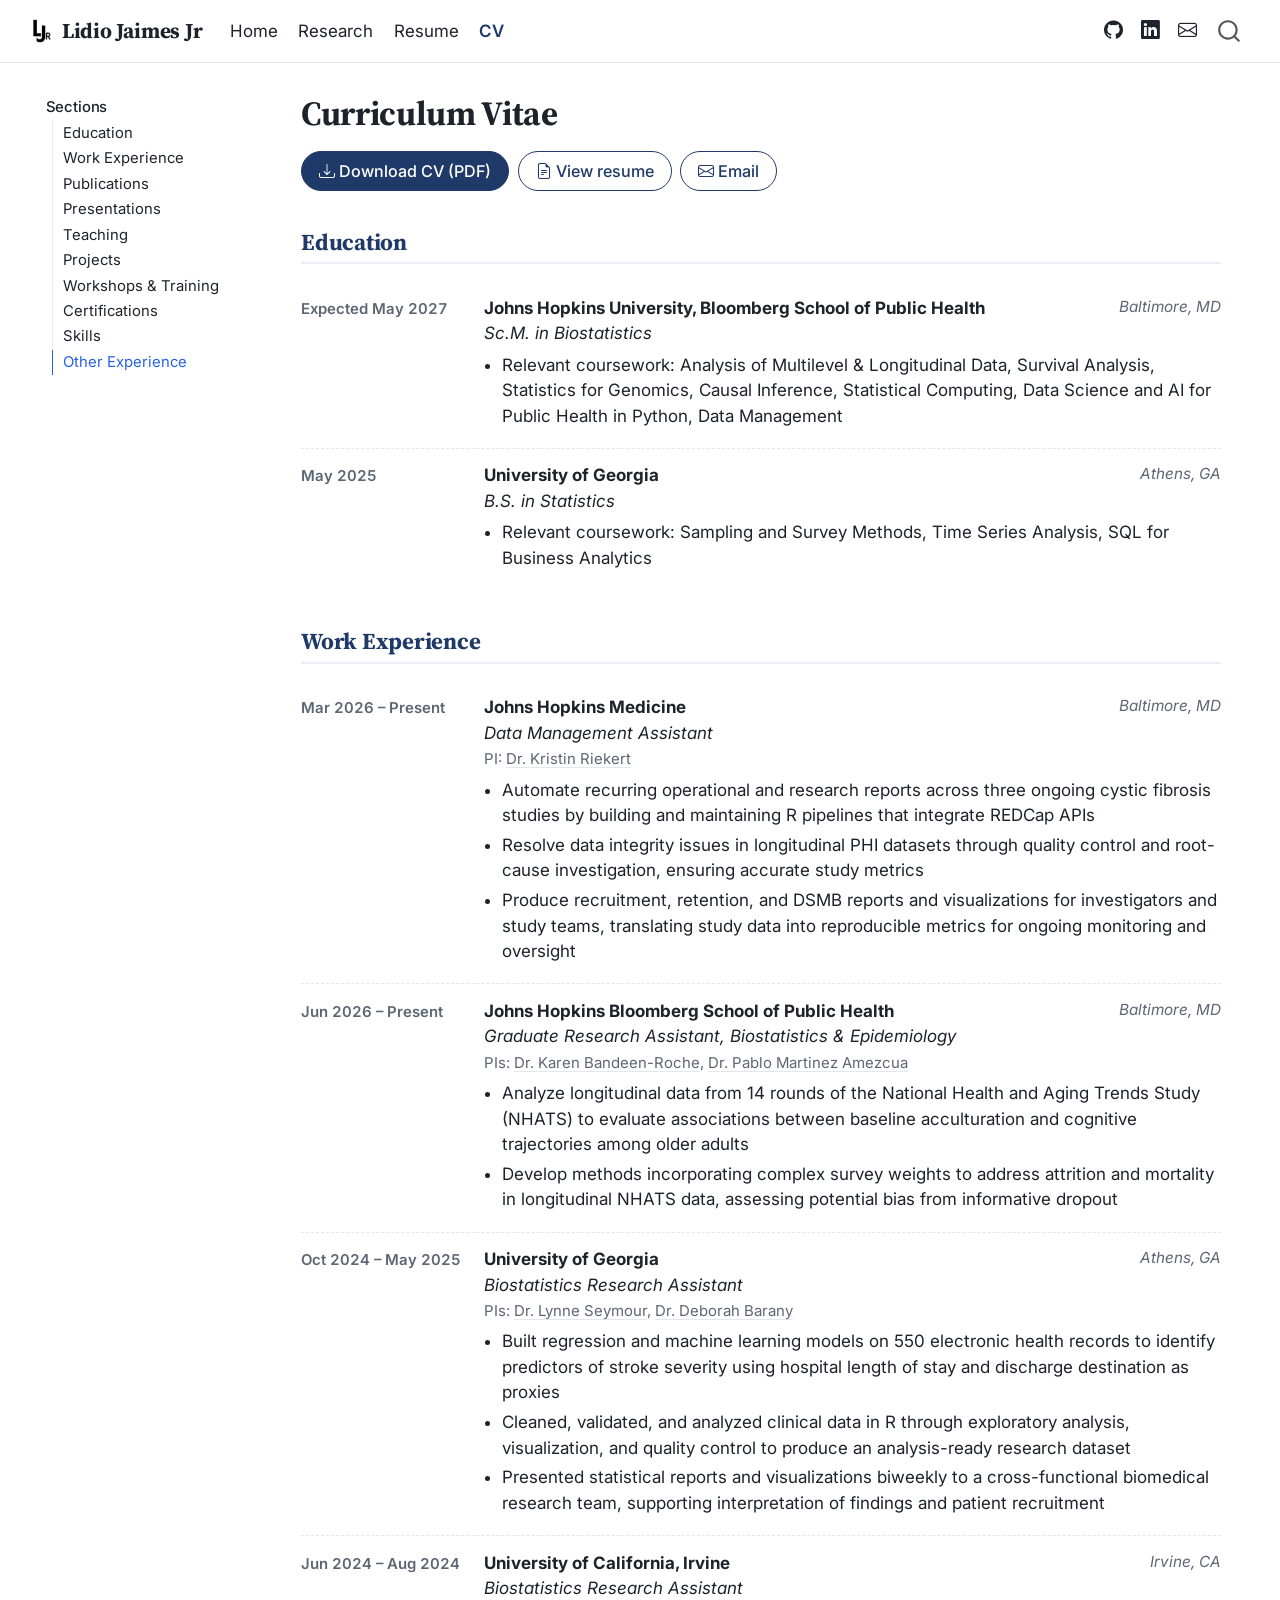
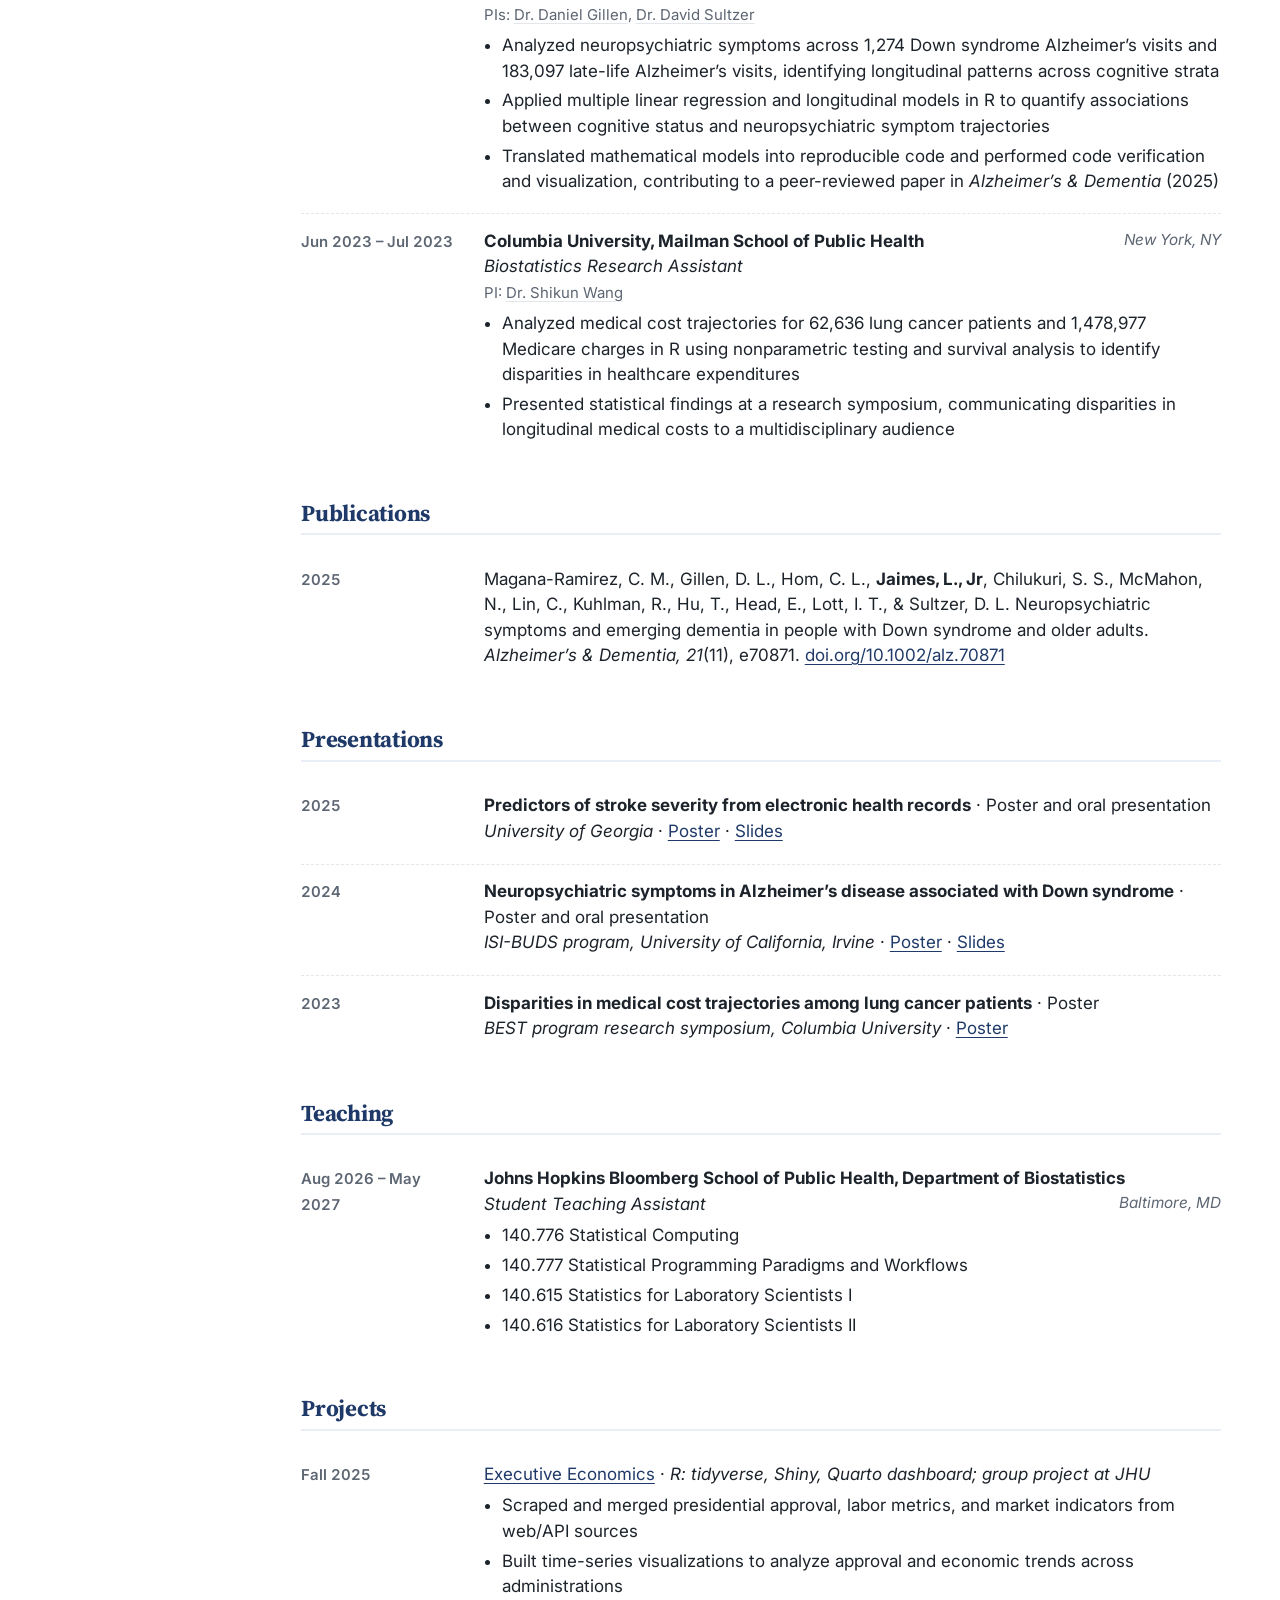
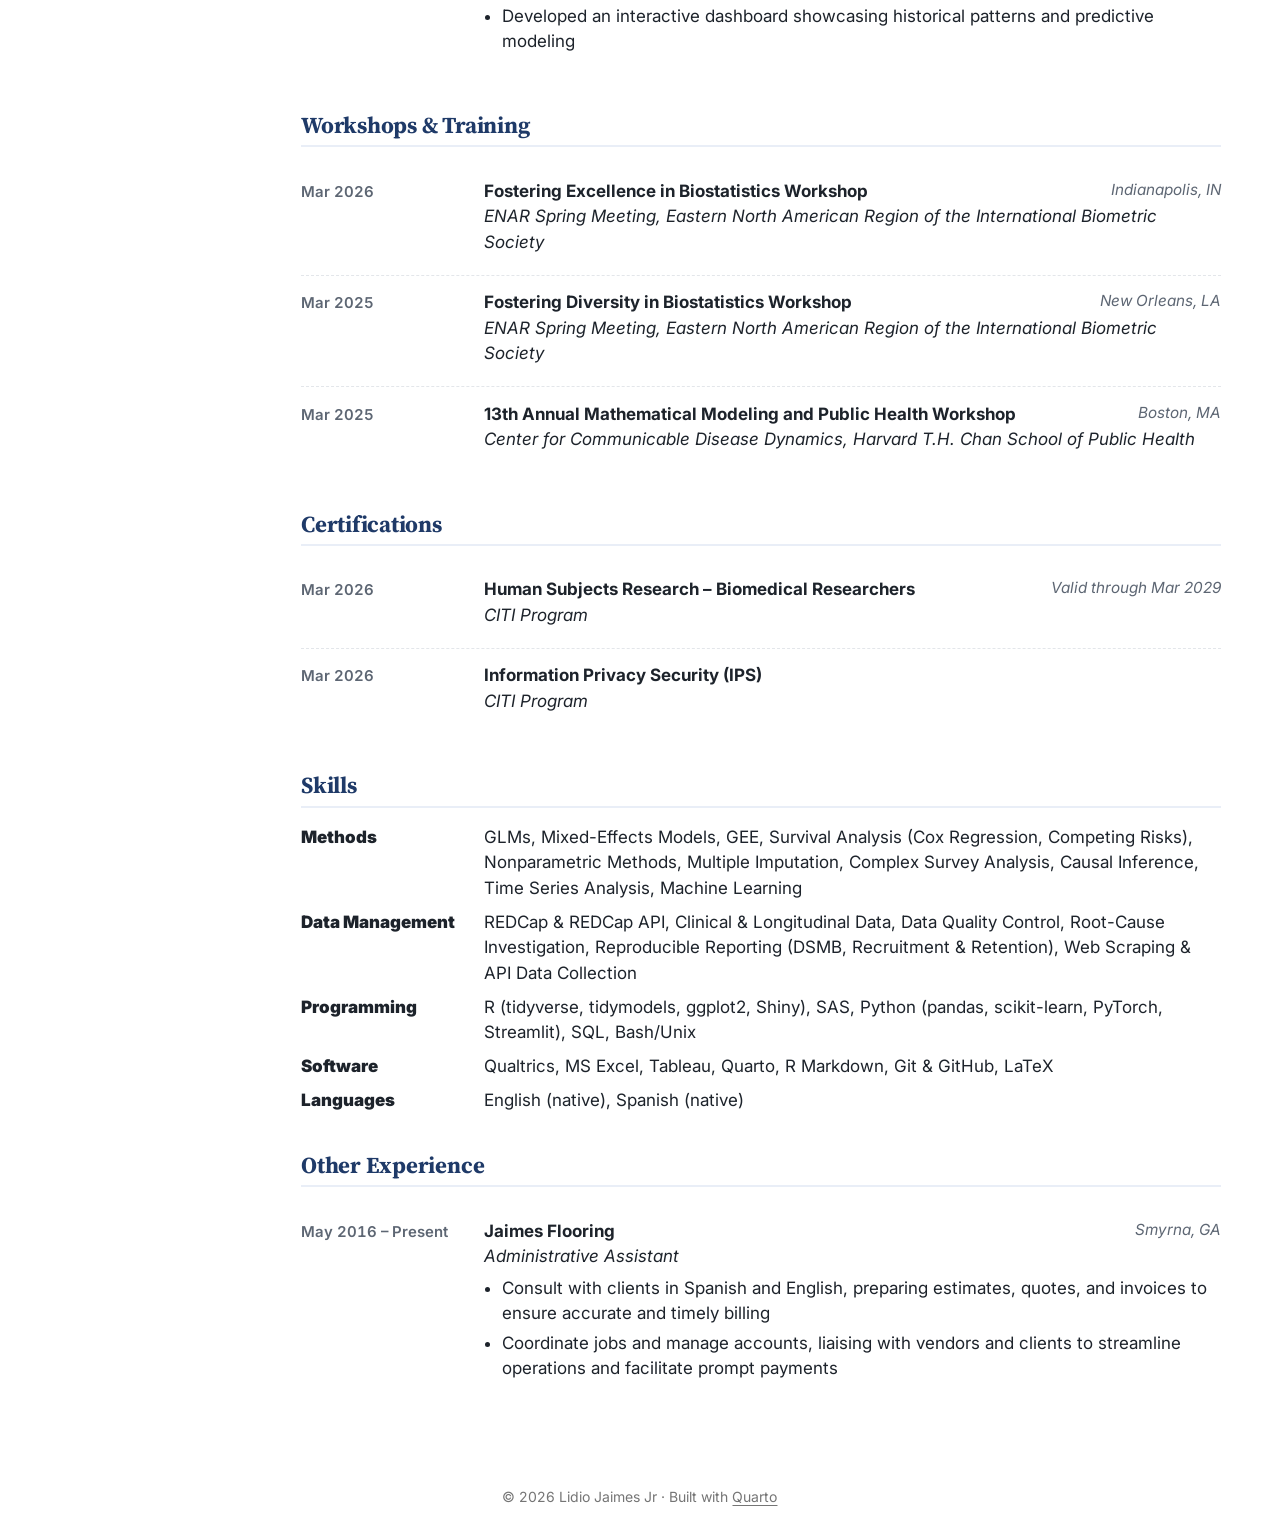
<file: docs/cv.html>
<!DOCTYPE html>
<html xmlns="http://www.w3.org/1999/xhtml" lang="en" xml:lang="en"><head>

<meta charset="utf-8">
<meta name="generator" content="quarto-1.10.18">

<meta name="viewport" content="width=device-width, initial-scale=1.0, user-scalable=yes">


<title>Curriculum Vitae – Lidio Jaimes Jr</title>
<style>
/* Default styles provided by pandoc.
** See https://pandoc.org/MANUAL.html#variables-for-html for config info.
*/
span.smallcaps{font-variant: small-caps;}
div.columns{display: flex; gap: 1.5em;}
div.column{flex: auto;}
@media screen {
div.columns{gap: min(4vw, 1.5em);}
div.column{overflow-x: auto;}
}
div.hanging-indent{margin-left: 1.5em; text-indent: -1.5em;}
ul.task-list{list-style: none;}
ul.task-list li input[type="checkbox"] {
  width: 0.8em;
  margin: 0 0.8em 0.2em -1em; /* quarto-specific, see https://github.com/quarto-dev/quarto-cli/issues/4556 */ 
  vertical-align: middle;
}
</style>


<script src="site_libs/quarto-nav/quarto-nav.js"></script>
<script src="site_libs/quarto-nav/headroom.min.js"></script>
<script src="site_libs/clipboard/clipboard.min.js"></script>
<script src="site_libs/quarto-search/autocomplete.umd.js"></script>
<script src="site_libs/quarto-search/fuse.min.js"></script>
<script src="site_libs/quarto-search/quarto-search.js"></script>
<meta name="quarto:offset" content="./">
<link href="./files/ljr-logo-clear.png" rel="icon" type="image/png">
<script src="site_libs/quarto-html/quarto.js" type="module"></script>
<script src="site_libs/quarto-html/tabsets/tabsets.js" type="module"></script>
<script src="site_libs/quarto-html/popper.min.js"></script>
<script src="site_libs/quarto-html/tippy.umd.min.js"></script>
<script src="site_libs/quarto-html/anchor.min.js"></script>
<link href="site_libs/quarto-html/tippy.css" rel="stylesheet">
<link href="site_libs/quarto-html/quarto-syntax-highlighting-64a204ab8560d761af7679ceaba22944.css" rel="stylesheet" id="quarto-text-highlighting-styles">
<script src="site_libs/bootstrap/bootstrap.min.js"></script>
<link href="site_libs/bootstrap/bootstrap-icons.css" rel="stylesheet">
<link href="site_libs/bootstrap/bootstrap-6f6fc77e28bbf2a2cea13b6f011b2ba0.min.css" rel="stylesheet" append-hash="true" id="quarto-bootstrap" data-mode="light">
<script id="quarto-search-options" type="application/json">{
  "location": "navbar",
  "copy-button": false,
  "collapse-after": 3,
  "panel-placement": "end",
  "type": "overlay",
  "limit": 50,
  "keyboard-shortcut": [
    "f",
    "/",
    "s"
  ],
  "show-item-context": false,
  "language": {
    "search-no-results-text": "No results",
    "search-matching-documents-text": "matching documents",
    "search-copy-link-title": "Copy link to search",
    "search-hide-matches-text": "Hide additional matches",
    "search-more-match-text": "more match in this document",
    "search-more-matches-text": "more matches in this document",
    "search-clear-button-title": "Clear",
    "search-text-placeholder": "",
    "search-detached-cancel-button-title": "Cancel",
    "search-submit-button-title": "Submit",
    "search-label": "Search"
  }
}</script>
<link rel="preconnect" href="https://fonts.googleapis.com">
<link href="https://fonts.googleapis.com/css2?family=Inter:wght@400;500;600;700&amp;family=Source+Serif+4:wght@600;700&amp;display=swap" rel="stylesheet">


<link rel="stylesheet" href="styles.css">
</head>

<body class="floating nav-fixed cv-page quarto-light">

<div id="quarto-search-results"></div>
  <header id="quarto-header" class="headroom fixed-top">
    <nav class="navbar navbar-expand-lg " data-bs-theme="dark">
      <div class="navbar-container container-fluid">
      <div class="navbar-brand-container mx-auto">
    <a href="./index.html" class="navbar-brand navbar-brand-logo">
    <img src="./files/ljr-logo-clear.png" alt="" class="navbar-logo light-content">
    <img src="./files/ljr-logo-clear.png" alt="" class="navbar-logo dark-content">
    </a>
    <a class="navbar-brand" href="./index.html">
    <span class="navbar-title">Lidio Jaimes Jr</span>
    </a>
  </div>
            <div id="quarto-search" class="" title="Search"></div>
          <button class="navbar-toggler" type="button" data-bs-toggle="collapse" data-bs-target="#navbarCollapse" aria-controls="navbarCollapse" role="menu" aria-expanded="false" aria-label="Toggle navigation" onclick="if (window.quartoToggleHeadroom) { window.quartoToggleHeadroom(); }">
  <span class="navbar-toggler-icon"></span>
</button>
          <div class="collapse navbar-collapse" id="navbarCollapse">
            <ul class="navbar-nav navbar-nav-scroll me-auto">
  <li class="nav-item">
    <a class="nav-link" href="./index.html"> 
<span class="menu-text">Home</span></a>
  </li>  
  <li class="nav-item">
    <a class="nav-link" href="./research.html"> 
<span class="menu-text">Research</span></a>
  </li>  
  <li class="nav-item">
    <a class="nav-link" href="./resume.html"> 
<span class="menu-text">Resume</span></a>
  </li>  
  <li class="nav-item">
    <a class="nav-link active" href="./cv.html" aria-current="page"> 
<span class="menu-text">CV</span></a>
  </li>  
</ul>
            <ul class="navbar-nav navbar-nav-scroll ms-auto">
  <li class="nav-item compact">
    <a class="nav-link" href="https://github.com/lidiojaimes"> <i class="bi bi-github" role="img" aria-label="GitHub">
</i> 
<span class="menu-text"></span></a>
  </li>  
  <li class="nav-item compact">
    <a class="nav-link" href="https://www.linkedin.com/in/lidiojaimes/"> <i class="bi bi-linkedin" role="img" aria-label="LinkedIn">
</i> 
<span class="menu-text"></span></a>
  </li>  
  <li class="nav-item compact">
    <a class="nav-link" href="mailto:lidiojaimesjr404@gmail.com"> <i class="bi bi-envelope" role="img" aria-label="Email">
</i> 
<span class="menu-text"></span></a>
  </li>  
</ul>
          </div> <!-- /navcollapse -->
            <div class="quarto-navbar-tools">
</div>
      </div> <!-- /container-fluid -->
    </nav>
</header>
<!-- content -->
<div id="quarto-content" class="quarto-container page-columns page-rows-contents page-layout-full page-navbar">
<!-- sidebar -->
  <nav id="quarto-sidebar" class="sidebar collapse collapse-horizontal quarto-sidebar-collapse-item sidebar-navigation floating overflow-auto">
    <nav id="TOC" role="doc-toc" class="toc-active">
    <h2 id="toc-title">Sections</h2>
   
  <ul>
  <li><a href="#education" id="toc-education" class="nav-link active" data-scroll-target="#education">Education</a></li>
  <li><a href="#work-experience" id="toc-work-experience" class="nav-link" data-scroll-target="#work-experience">Work Experience</a></li>
  <li><a href="#publications" id="toc-publications" class="nav-link" data-scroll-target="#publications">Publications</a></li>
  <li><a href="#presentations" id="toc-presentations" class="nav-link" data-scroll-target="#presentations">Presentations</a></li>
  <li><a href="#teaching" id="toc-teaching" class="nav-link" data-scroll-target="#teaching">Teaching</a></li>
  <li><a href="#projects" id="toc-projects" class="nav-link" data-scroll-target="#projects">Projects</a></li>
  <li><a href="#workshops-training" id="toc-workshops-training" class="nav-link" data-scroll-target="#workshops-training">Workshops &amp; Training</a></li>
  <li><a href="#certifications" id="toc-certifications" class="nav-link" data-scroll-target="#certifications">Certifications</a></li>
  <li><a href="#skills" id="toc-skills" class="nav-link" data-scroll-target="#skills">Skills</a></li>
  <li><a href="#other-experience" id="toc-other-experience" class="nav-link" data-scroll-target="#other-experience">Other Experience</a></li>
  </ul>
</nav>
</nav>
<div id="quarto-sidebar-glass" class="quarto-sidebar-collapse-item" data-bs-toggle="collapse" data-bs-target=".quarto-sidebar-collapse-item"></div>
<!-- margin-sidebar -->
    <div id="quarto-margin-sidebar" class="sidebar margin-sidebar zindex-bottom">
    </div>
<!-- main -->
<main class="content column-page-right" id="quarto-document-content">

<header id="title-block-header" class="quarto-title-block default">
<div class="quarto-title">
<h1 class="title">Curriculum Vitae</h1>
</div>



<div class="quarto-title-meta column-page-right">

    
  
    
  </div>
  


</header>


<div class="page-actions">
<p><a href="files/Jaimes_CV.pdf" class="btn btn-primary" download="Jaimes_CV.pdf"><i class="bi bi-download"></i> Download CV (PDF)</a> <a href="./resume.html" class="btn btn-outline-primary"><i class="bi bi-file-earmark-text"></i> View resume</a> <a href="mailto:lidiojaimesjr404@gmail.com" class="btn btn-outline-primary"><i class="bi bi-envelope"></i> Email</a></p>
</div>
<section id="education" class="level2">
<h2 class="anchored" data-anchor-id="education">Education</h2>
<div class="cv-entry">
<p><span class="cv-date">Expected May 2027</span></p>
<div class="cv-body">
<p><strong>Johns Hopkins University, Bloomberg School of Public Health</strong> <span class="cv-loc">Baltimore, MD</span><br>
<em>Sc.M. in Biostatistics</em></p>
<ul>
<li>Relevant coursework: Analysis of Multilevel &amp; Longitudinal Data, Survival Analysis, Statistics for Genomics, Causal Inference, Statistical Computing, Data Science and AI for Public Health in Python, Data Management</li>
</ul>
</div>
</div>
<div class="cv-entry">
<p><span class="cv-date">May 2025</span></p>
<div class="cv-body">
<p><strong>University of Georgia</strong> <span class="cv-loc">Athens, GA</span><br>
<em>B.S. in Statistics</em></p>
<ul>
<li>Relevant coursework: Sampling and Survey Methods, Time Series Analysis, SQL for Business Analytics</li>
</ul>
</div>
</div>
</section>
<section id="work-experience" class="level2">
<h2 class="anchored" data-anchor-id="work-experience">Work Experience</h2>
<div class="cv-entry">
<p><span class="cv-date">Mar 2026 – Present</span></p>
<div class="cv-body">
<p><strong>Johns Hopkins Medicine</strong> <span class="cv-loc">Baltimore, MD</span><br>
<em>Data Management Assistant</em><br>
<span class="cv-pi">PI: <a href="https://profiles.hopkinsmedicine.org/provider/kristin-riekert/2777568">Dr.&nbsp;Kristin Riekert</a></span></p>
<ul>
<li>Automate recurring operational and research reports across three ongoing cystic fibrosis studies by building and maintaining R pipelines that integrate REDCap APIs</li>
<li>Resolve data integrity issues in longitudinal PHI datasets through quality control and root-cause investigation, ensuring accurate study metrics</li>
<li>Produce recruitment, retention, and DSMB reports and visualizations for investigators and study teams, translating study data into reproducible metrics for ongoing monitoring and oversight</li>
</ul>
</div>
</div>
<div class="cv-entry">
<p><span class="cv-date">Jun 2026 – Present</span></p>
<div class="cv-body">
<p><strong>Johns Hopkins Bloomberg School of Public Health</strong> <span class="cv-loc">Baltimore, MD</span><br>
<em>Graduate Research Assistant, Biostatistics &amp; Epidemiology</em><br>
<span class="cv-pi">PIs: <a href="https://publichealth.jhu.edu/faculty/35/karen-bandeen-roche">Dr.&nbsp;Karen Bandeen-Roche</a>, <a href="https://publichealth.jhu.edu/faculty/4426/pablo-martinez-amezcua">Dr.&nbsp;Pablo Martinez Amezcua</a></span></p>
<ul>
<li>Analyze longitudinal data from 14 rounds of the National Health and Aging Trends Study (NHATS) to evaluate associations between baseline acculturation and cognitive trajectories among older adults</li>
<li>Develop methods incorporating complex survey weights to address attrition and mortality in longitudinal NHATS data, assessing potential bias from informative dropout</li>
</ul>
</div>
</div>
<div class="cv-entry">
<p><span class="cv-date">Oct 2024 – May 2025</span></p>
<div class="cv-body">
<p><strong>University of Georgia</strong> <span class="cv-loc">Athens, GA</span><br>
<em>Biostatistics Research Assistant</em><br>
<span class="cv-pi">PIs: <a href="https://www.stat.uga.edu/directory/people/lynne-seymour">Dr.&nbsp;Lynne Seymour</a>, <a href="https://people.coe.uga.edu/deborah-barany/">Dr.&nbsp;Deborah Barany</a></span></p>
<ul>
<li>Built regression and machine learning models on 550 electronic health records to identify predictors of stroke severity using hospital length of stay and discharge destination as proxies</li>
<li>Cleaned, validated, and analyzed clinical data in R through exploratory analysis, visualization, and quality control to produce an analysis-ready research dataset</li>
<li>Presented statistical reports and visualizations biweekly to a cross-functional biomedical research team, supporting interpretation of findings and patient recruitment</li>
</ul>
</div>
</div>
<div class="cv-entry">
<p><span class="cv-date">Jun 2024 – Aug 2024</span></p>
<div class="cv-body">
<p><strong>University of California, Irvine</strong> <span class="cv-loc">Irvine, CA</span><br>
<em>Biostatistics Research Assistant</em><br>
<span class="cv-pi">PIs: <a href="https://ics.uci.edu/people/daniel-gillen/">Dr.&nbsp;Daniel Gillen</a>, <a href="https://medschool.uci.edu/about/leadership-faculty/faculty/dsultzer">Dr.&nbsp;David Sultzer</a></span></p>
<ul>
<li>Analyzed neuropsychiatric symptoms across 1,274 Down syndrome Alzheimer’s visits and 183,097 late-life Alzheimer’s visits, identifying longitudinal patterns across cognitive strata</li>
<li>Applied multiple linear regression and longitudinal models in R to quantify associations between cognitive status and neuropsychiatric symptom trajectories</li>
<li>Translated mathematical models into reproducible code and performed code verification and visualization, contributing to a peer-reviewed paper in <em>Alzheimer’s &amp; Dementia</em> (2025)</li>
</ul>
</div>
</div>
<div class="cv-entry">
<p><span class="cv-date">Jun 2023 – Jul 2023</span></p>
<div class="cv-body">
<p><strong>Columbia University, Mailman School of Public Health</strong> <span class="cv-loc">New York, NY</span><br>
<em>Biostatistics Research Assistant</em><br>
<span class="cv-pi">PI: <a href="https://www.cancer.columbia.edu/profile/shikun-wang-phd">Dr.&nbsp;Shikun Wang</a></span></p>
<ul>
<li>Analyzed medical cost trajectories for 62,636 lung cancer patients and 1,478,977 Medicare charges in R using nonparametric testing and survival analysis to identify disparities in healthcare expenditures</li>
<li>Presented statistical findings at a research symposium, communicating disparities in longitudinal medical costs to a multidisciplinary audience</li>
</ul>
</div>
</div>
</section>
<section id="publications" class="level2">
<h2 class="anchored" data-anchor-id="publications">Publications</h2>
<div class="cv-entry">
<p><span class="cv-date">2025</span></p>
<div class="cv-body">
<p>Magana-Ramirez, C. M., Gillen, D. L., Hom, C. L., <strong>Jaimes, L., Jr</strong>, Chilukuri, S. S., McMahon, N., Lin, C., Kuhlman, R., Hu, T., Head, E., Lott, I. T., &amp; Sultzer, D. L. Neuropsychiatric symptoms and emerging dementia in people with Down syndrome and older adults. <em>Alzheimer’s &amp; Dementia, 21</em>(11), e70871. <a href="https://doi.org/10.1002/alz.70871">doi.org/10.1002/alz.70871</a></p>
</div>
</div>
</section>
<section id="presentations" class="level2">
<h2 class="anchored" data-anchor-id="presentations">Presentations</h2>
<div class="cv-entry">
<p><span class="cv-date">2025</span></p>
<div class="cv-body">
<p><strong>Predictors of stroke severity from electronic health records</strong> · Poster and oral presentation<br>
<em>University of Georgia</em> · <a href="files/stroke-poster.pdf">Poster</a> · <a href="files/stroke-presentation.pdf">Slides</a></p>
</div>
</div>
<div class="cv-entry">
<p><span class="cv-date">2024</span></p>
<div class="cv-body">
<p><strong>Neuropsychiatric symptoms in Alzheimer’s disease associated with Down syndrome</strong> · Poster and oral presentation<br>
<em>ISI-BUDS program, University of California, Irvine</em> · <a href="files/alz-poster.pdf">Poster</a> · <a href="files/alz-presentation.pdf">Slides</a></p>
</div>
</div>
<div class="cv-entry">
<p><span class="cv-date">2023</span></p>
<div class="cv-body">
<p><strong>Disparities in medical cost trajectories among lung cancer patients</strong> · Poster<br>
<em>BEST program research symposium, Columbia University</em> · <a href="files/lc-costs-poster.pdf">Poster</a></p>
</div>
</div>
</section>
<section id="teaching" class="level2">
<h2 class="anchored" data-anchor-id="teaching">Teaching</h2>
<div class="cv-entry">
<p><span class="cv-date">Aug 2026 – May 2027</span></p>
<div class="cv-body">
<p><strong>Johns Hopkins Bloomberg School of Public Health, Department of Biostatistics</strong> <span class="cv-loc">Baltimore, MD</span><br>
<em>Student Teaching Assistant</em></p>
<ul>
<li>140.776 Statistical Computing</li>
<li>140.777 Statistical Programming Paradigms and Workflows</li>
<li>140.615 Statistics for Laboratory Scientists I</li>
<li>140.616 Statistics for Laboratory Scientists II</li>
</ul>
</div>
</div>
</section>
<section id="projects" class="level2">
<h2 class="anchored" data-anchor-id="projects">Projects</h2>
<div class="cv-entry">
<p><span class="cv-date">Fall 2025</span></p>
<div class="cv-body">
<p><strong><a href="https://msilva21-jh.shinyapps.io/2-dashboard/">Executive Economics</a></strong> · <em>R: tidyverse, Shiny, Quarto dashboard; group project at JHU</em></p>
<ul>
<li>Scraped and merged presidential approval, labor metrics, and market indicators from web/API sources</li>
<li>Built time-series visualizations to analyze approval and economic trends across administrations</li>
<li>Developed an interactive dashboard showcasing historical patterns and predictive modeling</li>
</ul>
</div>
</div>
</section>
<section id="workshops-training" class="level2">
<h2 class="anchored" data-anchor-id="workshops-training">Workshops &amp; Training</h2>
<div class="cv-entry">
<p><span class="cv-date">Mar 2026</span></p>
<div class="cv-body">
<p><strong>Fostering Excellence in Biostatistics Workshop</strong> <span class="cv-loc">Indianapolis, IN</span><br>
<em>ENAR Spring Meeting, Eastern North American Region of the International Biometric Society</em></p>
</div>
</div>
<div class="cv-entry">
<p><span class="cv-date">Mar 2025</span></p>
<div class="cv-body">
<p><strong>Fostering Diversity in Biostatistics Workshop</strong> <span class="cv-loc">New Orleans, LA</span><br>
<em>ENAR Spring Meeting, Eastern North American Region of the International Biometric Society</em></p>
</div>
</div>
<div class="cv-entry">
<p><span class="cv-date">Mar 2025</span></p>
<div class="cv-body">
<p><strong>13th Annual Mathematical Modeling and Public Health Workshop</strong> <span class="cv-loc">Boston, MA</span><br>
<em>Center for Communicable Disease Dynamics, Harvard T.H. Chan School of Public Health</em></p>
</div>
</div>
</section>
<section id="certifications" class="level2">
<h2 class="anchored" data-anchor-id="certifications">Certifications</h2>
<div class="cv-entry">
<p><span class="cv-date">Mar 2026</span></p>
<div class="cv-body">
<p><strong>Human Subjects Research – Biomedical Researchers</strong> <span class="cv-loc">Valid through Mar 2029</span><br>
<em>CITI Program</em></p>
</div>
</div>
<div class="cv-entry">
<p><span class="cv-date">Mar 2026</span></p>
<div class="cv-body">
<p><strong>Information Privacy Security (IPS)</strong><br>
<em>CITI Program</em></p>
</div>
</div>
</section>
<section id="skills" class="level2">
<h2 class="anchored" data-anchor-id="skills">Skills</h2>
<div class="skills-grid">
<dl>
<dt><strong>Methods</strong></dt>
<dd>
GLMs, Mixed-Effects Models, GEE, Survival Analysis (Cox Regression, Competing Risks), Nonparametric Methods, Multiple Imputation, Complex Survey Analysis, Causal Inference, Time Series Analysis, Machine Learning
</dd>
<dt><strong>Data Management</strong></dt>
<dd>
REDCap &amp; REDCap API, Clinical &amp; Longitudinal Data, Data Quality Control, Root-Cause Investigation, Reproducible Reporting (DSMB, Recruitment &amp; Retention), Web Scraping &amp; API Data Collection
</dd>
<dt><strong>Programming</strong></dt>
<dd>
R (tidyverse, tidymodels, ggplot2, Shiny), SAS, Python (pandas, scikit-learn, PyTorch, Streamlit), SQL, Bash/Unix
</dd>
<dt><strong>Software</strong></dt>
<dd>
Qualtrics, MS Excel, Tableau, Quarto, R Markdown, Git &amp; GitHub, LaTeX
</dd>
<dt><strong>Languages</strong></dt>
<dd>
English (native), Spanish (native)
</dd>
</dl>
</div>
</section>
<section id="other-experience" class="level2">
<h2 class="anchored" data-anchor-id="other-experience">Other Experience</h2>
<div class="cv-entry">
<p><span class="cv-date">May 2016 – Present</span></p>
<div class="cv-body">
<p><strong>Jaimes Flooring</strong> <span class="cv-loc">Smyrna, GA</span><br>
<em>Administrative Assistant</em></p>
<ul>
<li>Consult with clients in Spanish and English, preparing estimates, quotes, and invoices to ensure accurate and timely billing</li>
<li>Coordinate jobs and manage accounts, liaising with vendors and clients to streamline operations and facilitate prompt payments</li>
</ul>
</div>
</div>


</section>

</main> <!-- /main -->
<script id="quarto-html-after-body" type="application/javascript">
  window.document.addEventListener("DOMContentLoaded", function (event) {
    const icon = "";
    const anchorJS = new window.AnchorJS();
    anchorJS.options = {
      placement: 'right',
      icon: icon
    };
    anchorJS.add('.anchored');
    const isCodeAnnotation = (el) => {
      for (const clz of el.classList) {
        if (clz.startsWith('code-annotation-')) {                     
          return true;
        }
      }
      return false;
    }
    const onCopySuccess = function(e) {
      // button target
      const button = e.trigger;
      // don't keep focus
      button.blur();
      // flash "checked"
      button.classList.add('code-copy-button-checked');
      var currentTitle = button.getAttribute("title");
      button.setAttribute("title", "Copied!");
      let tooltip;
      if (window.bootstrap) {
        button.setAttribute("data-bs-toggle", "tooltip");
        button.setAttribute("data-bs-placement", "left");
        button.setAttribute("data-bs-title", "Copied!");
        tooltip = new bootstrap.Tooltip(button, 
          { trigger: "manual", 
            customClass: "code-copy-button-tooltip",
            offset: [0, -8]});
        tooltip.show();    
      }
      setTimeout(function() {
        if (tooltip) {
          tooltip.hide();
          button.removeAttribute("data-bs-title");
          button.removeAttribute("data-bs-toggle");
          button.removeAttribute("data-bs-placement");
        }
        button.setAttribute("title", currentTitle);
        button.classList.remove('code-copy-button-checked');
      }, 1000);
      // clear code selection
      e.clearSelection();
    }
    const getTextToCopy = function(trigger) {
      const outerScaffold = trigger.parentElement.cloneNode(true);
      const codeEl = outerScaffold.querySelector('code');
      for (const childEl of codeEl.children) {
        if (isCodeAnnotation(childEl)) {
          childEl.remove();
        }
      }
      return codeEl.innerText;
    }
    const clipboard = new window.ClipboardJS('.code-copy-button:not([data-in-quarto-modal])', {
      text: getTextToCopy
    });
    clipboard.on('success', onCopySuccess);
    if (window.document.getElementById('quarto-embedded-source-code-modal')) {
      const clipboardModal = new window.ClipboardJS('.code-copy-button[data-in-quarto-modal]', {
        text: getTextToCopy,
        container: window.document.getElementById('quarto-embedded-source-code-modal')
      });
      clipboardModal.on('success', onCopySuccess);
    }
      var localhostRegex = new RegExp(/^(?:http|https):\/\/localhost\:?[0-9]*\//);
      var mailtoRegex = new RegExp(/^mailto:/);
        var filterRegex = new RegExp("https:\/\/lidiojaimes\.github\.io");
      var isInternal = (href) => {
          return filterRegex.test(href) || localhostRegex.test(href) || mailtoRegex.test(href);
      }
      // Inspect non-navigation links and adorn them if external
     var links = window.document.querySelectorAll('a[href]:not(.nav-link):not(.navbar-brand):not(.toc-action):not(.sidebar-link):not(.sidebar-item-toggle):not(.pagination-link):not(.no-external):not([aria-hidden]):not(.dropdown-item):not(.quarto-navigation-tool):not(.about-link)');
      for (var i=0; i<links.length; i++) {
        const link = links[i];
        if (!isInternal(link.href)) {
          // undo the damage that might have been done by quarto-nav.js in the case of
          // links that we want to consider external
          if (link.dataset.originalHref !== undefined) {
            link.href = link.dataset.originalHref;
          }
        }
      }
    function tippyHover(el, contentFn, onTriggerFn, onUntriggerFn) {
      const config = {
        allowHTML: true,
        maxWidth: 500,
        delay: 100,
        arrow: false,
        appendTo: function(el) {
            return el.parentElement;
        },
        interactive: true,
        interactiveBorder: 10,
        theme: 'quarto',
        placement: 'bottom-start',
      };
      if (contentFn) {
        config.content = contentFn;
      }
      if (onTriggerFn) {
        config.onTrigger = onTriggerFn;
      }
      if (onUntriggerFn) {
        config.onUntrigger = onUntriggerFn;
      }
      window.tippy(el, config); 
    }
    const noterefs = window.document.querySelectorAll('a[role="doc-noteref"]');
    for (var i=0; i<noterefs.length; i++) {
      const ref = noterefs[i];
      tippyHover(ref, function() {
        // use id or data attribute instead here
        let href = ref.getAttribute('data-footnote-href') || ref.getAttribute('href');
        try { href = new URL(href).hash; } catch {}
        const id = href.replace(/^#\/?/, "");
        const note = window.document.getElementById(id);
        if (note) {
          return note.innerHTML;
        } else {
          return "";
        }
      });
    }
    const xrefs = window.document.querySelectorAll('a.quarto-xref');
    const processXRef = (id, note) => {
      // Strip column container classes
      const stripColumnClz = (el) => {
        el.classList.remove("page-full", "page-columns");
        if (el.children) {
          for (const child of el.children) {
            stripColumnClz(child);
          }
        }
      }
      stripColumnClz(note)
      if (id === null || id.startsWith('sec-')) {
        // Special case sections, only their first couple elements
        const container = document.createElement("div");
        if (note.children && note.children.length > 2) {
          container.appendChild(note.children[0].cloneNode(true));
          for (let i = 1; i < note.children.length; i++) {
            const child = note.children[i];
            if (child.tagName === "P" && child.innerText === "") {
              continue;
            } else {
              container.appendChild(child.cloneNode(true));
              break;
            }
          }
          if (window.Quarto?.typesetMath) {
            window.Quarto.typesetMath(container);
          }
          return container.innerHTML
        } else {
          if (window.Quarto?.typesetMath) {
            window.Quarto.typesetMath(note);
          }
          return note.innerHTML;
        }
      } else {
        // Remove any anchor links if they are present
        const anchorLink = note.querySelector('a.anchorjs-link');
        if (anchorLink) {
          anchorLink.remove();
        }
        if (window.Quarto?.typesetMath) {
          window.Quarto.typesetMath(note);
        }
        if (note.classList.contains("callout")) {
          return note.outerHTML;
        } else {
          return note.innerHTML;
        }
      }
    }
    for (var i=0; i<xrefs.length; i++) {
      const xref = xrefs[i];
      tippyHover(xref, undefined, function(instance) {
        instance.disable();
        let url = xref.getAttribute('href');
        let hash = undefined; 
        if (url.startsWith('#')) {
          hash = url;
        } else {
          try { hash = new URL(url).hash; } catch {}
        }
        if (hash) {
          const id = hash.replace(/^#\/?/, "");
          const note = window.document.getElementById(id);
          if (note !== null) {
            try {
              const html = processXRef(id, note.cloneNode(true));
              instance.setContent(html);
            } finally {
              instance.enable();
              instance.show();
            }
          } else {
            // See if we can fetch this
            fetch(url.split('#')[0])
            .then(res => res.text())
            .then(html => {
              const parser = new DOMParser();
              const htmlDoc = parser.parseFromString(html, "text/html");
              const note = htmlDoc.getElementById(id);
              if (note !== null) {
                const html = processXRef(id, note);
                instance.setContent(html);
              } 
            }).finally(() => {
              instance.enable();
              instance.show();
            });
          }
        } else {
          // See if we can fetch a full url (with no hash to target)
          // This is a special case and we should probably do some content thinning / targeting
          fetch(url)
          .then(res => res.text())
          .then(html => {
            const parser = new DOMParser();
            const htmlDoc = parser.parseFromString(html, "text/html");
            const note = htmlDoc.querySelector('main.content');
            if (note !== null) {
              // This should only happen for chapter cross references
              // (since there is no id in the URL)
              // remove the first header
              if (note.children.length > 0 && note.children[0].tagName === "HEADER") {
                note.children[0].remove();
              }
              const html = processXRef(null, note);
              instance.setContent(html);
            } 
          }).finally(() => {
            instance.enable();
            instance.show();
          });
        }
      }, function(instance) {
      });
    }
        let selectedAnnoteEl;
        const selectorForAnnotation = ( cell, annotation) => {
          let cellAttr = 'data-code-cell="' + cell + '"';
          let lineAttr = 'data-code-annotation="' +  annotation + '"';
          const selector = 'span[' + cellAttr + '][' + lineAttr + ']';
          return selector;
        }
        const selectCodeLines = (annoteEl) => {
          const doc = window.document;
          const targetCell = annoteEl.getAttribute("data-target-cell");
          const targetAnnotation = annoteEl.getAttribute("data-target-annotation");
          const annoteSpan = window.document.querySelector(selectorForAnnotation(targetCell, targetAnnotation));
          const lines = annoteSpan.getAttribute("data-code-lines").split(",");
          const lineIds = lines.map((line) => {
            return targetCell + "-" + line;
          })
          let top = null;
          let height = null;
          let parent = null;
          if (lineIds.length > 0) {
              //compute the position of the single el (top and bottom and make a div)
              const el = window.document.getElementById(lineIds[0]);
              top = el.offsetTop;
              height = el.offsetHeight;
              parent = el.parentElement.parentElement;
            if (lineIds.length > 1) {
              const lastEl = window.document.getElementById(lineIds[lineIds.length - 1]);
              const bottom = lastEl.offsetTop + lastEl.offsetHeight;
              height = bottom - top;
            }
            if (top !== null && height !== null && parent !== null) {
              // cook up a div (if necessary) and position it 
              let div = window.document.getElementById("code-annotation-line-highlight");
              if (div === null) {
                div = window.document.createElement("div");
                div.setAttribute("id", "code-annotation-line-highlight");
                div.style.position = 'absolute';
                parent.appendChild(div);
              }
              div.style.top = top - 2 + "px";
              div.style.height = height + 4 + "px";
              div.style.left = 0;
              let gutterDiv = window.document.getElementById("code-annotation-line-highlight-gutter");
              if (gutterDiv === null) {
                gutterDiv = window.document.createElement("div");
                gutterDiv.setAttribute("id", "code-annotation-line-highlight-gutter");
                gutterDiv.style.position = 'absolute';
                const codeCell = window.document.getElementById(targetCell);
                const gutter = codeCell.querySelector('.code-annotation-gutter');
                gutter.appendChild(gutterDiv);
              }
              gutterDiv.style.top = top - 2 + "px";
              gutterDiv.style.height = height + 4 + "px";
            }
            selectedAnnoteEl = annoteEl;
          }
        };
        const unselectCodeLines = () => {
          const elementsIds = ["code-annotation-line-highlight", "code-annotation-line-highlight-gutter"];
          elementsIds.forEach((elId) => {
            const div = window.document.getElementById(elId);
            if (div) {
              div.remove();
            }
          });
          selectedAnnoteEl = undefined;
        };
          // Handle positioning of the toggle
      window.addEventListener(
        "resize",
        throttle(() => {
          elRect = undefined;
          if (selectedAnnoteEl) {
            selectCodeLines(selectedAnnoteEl);
          }
        }, 10)
      );
      function throttle(fn, ms) {
      let throttle = false;
      let timer;
        return (...args) => {
          if(!throttle) { // first call gets through
              fn.apply(this, args);
              throttle = true;
          } else { // all the others get throttled
              if(timer) clearTimeout(timer); // cancel #2
              timer = setTimeout(() => {
                fn.apply(this, args);
                timer = throttle = false;
              }, ms);
          }
        };
      }
        // Attach click handler to the DT
        const annoteDls = window.document.querySelectorAll('dt[data-target-cell]');
        for (const annoteDlNode of annoteDls) {
          annoteDlNode.addEventListener('click', (event) => {
            const clickedEl = event.target;
            if (clickedEl !== selectedAnnoteEl) {
              unselectCodeLines();
              const activeEl = window.document.querySelector('dt[data-target-cell].code-annotation-active');
              if (activeEl) {
                activeEl.classList.remove('code-annotation-active');
              }
              selectCodeLines(clickedEl);
              clickedEl.classList.add('code-annotation-active');
            } else {
              // Unselect the line
              unselectCodeLines();
              clickedEl.classList.remove('code-annotation-active');
            }
          });
        }
    const findCites = (el) => {
      const parentEl = el.parentElement;
      if (parentEl) {
        const cites = parentEl.dataset.cites;
        if (cites) {
          return {
            el,
            cites: cites.split(' ')
          };
        } else {
          return findCites(el.parentElement)
        }
      } else {
        return undefined;
      }
    };
    var bibliorefs = window.document.querySelectorAll('a[role="doc-biblioref"]');
    for (var i=0; i<bibliorefs.length; i++) {
      const ref = bibliorefs[i];
      const citeInfo = findCites(ref);
      if (citeInfo) {
        tippyHover(citeInfo.el, function() {
          var popup = window.document.createElement('div');
          citeInfo.cites.forEach(function(cite) {
            var citeDiv = window.document.createElement('div');
            citeDiv.classList.add('hanging-indent');
            citeDiv.classList.add('csl-entry');
            var biblioDiv = window.document.getElementById('ref-' + cite);
            if (biblioDiv) {
              citeDiv.innerHTML = biblioDiv.innerHTML;
            }
            popup.appendChild(citeDiv);
          });
          return popup.innerHTML;
        });
      }
    }
  });
  </script>
</div> <!-- /content -->
<footer class="footer">
  <div class="nav-footer">
    <div class="nav-footer-left">
      &nbsp;
    </div>   
    <div class="nav-footer-center">
<p>© 2026 Lidio Jaimes Jr · Built with <a href="https://quarto.org">Quarto</a></p>
</div>
    <div class="nav-footer-right">
      &nbsp;
    </div>
  </div>
</footer>




</body></html>
</file>
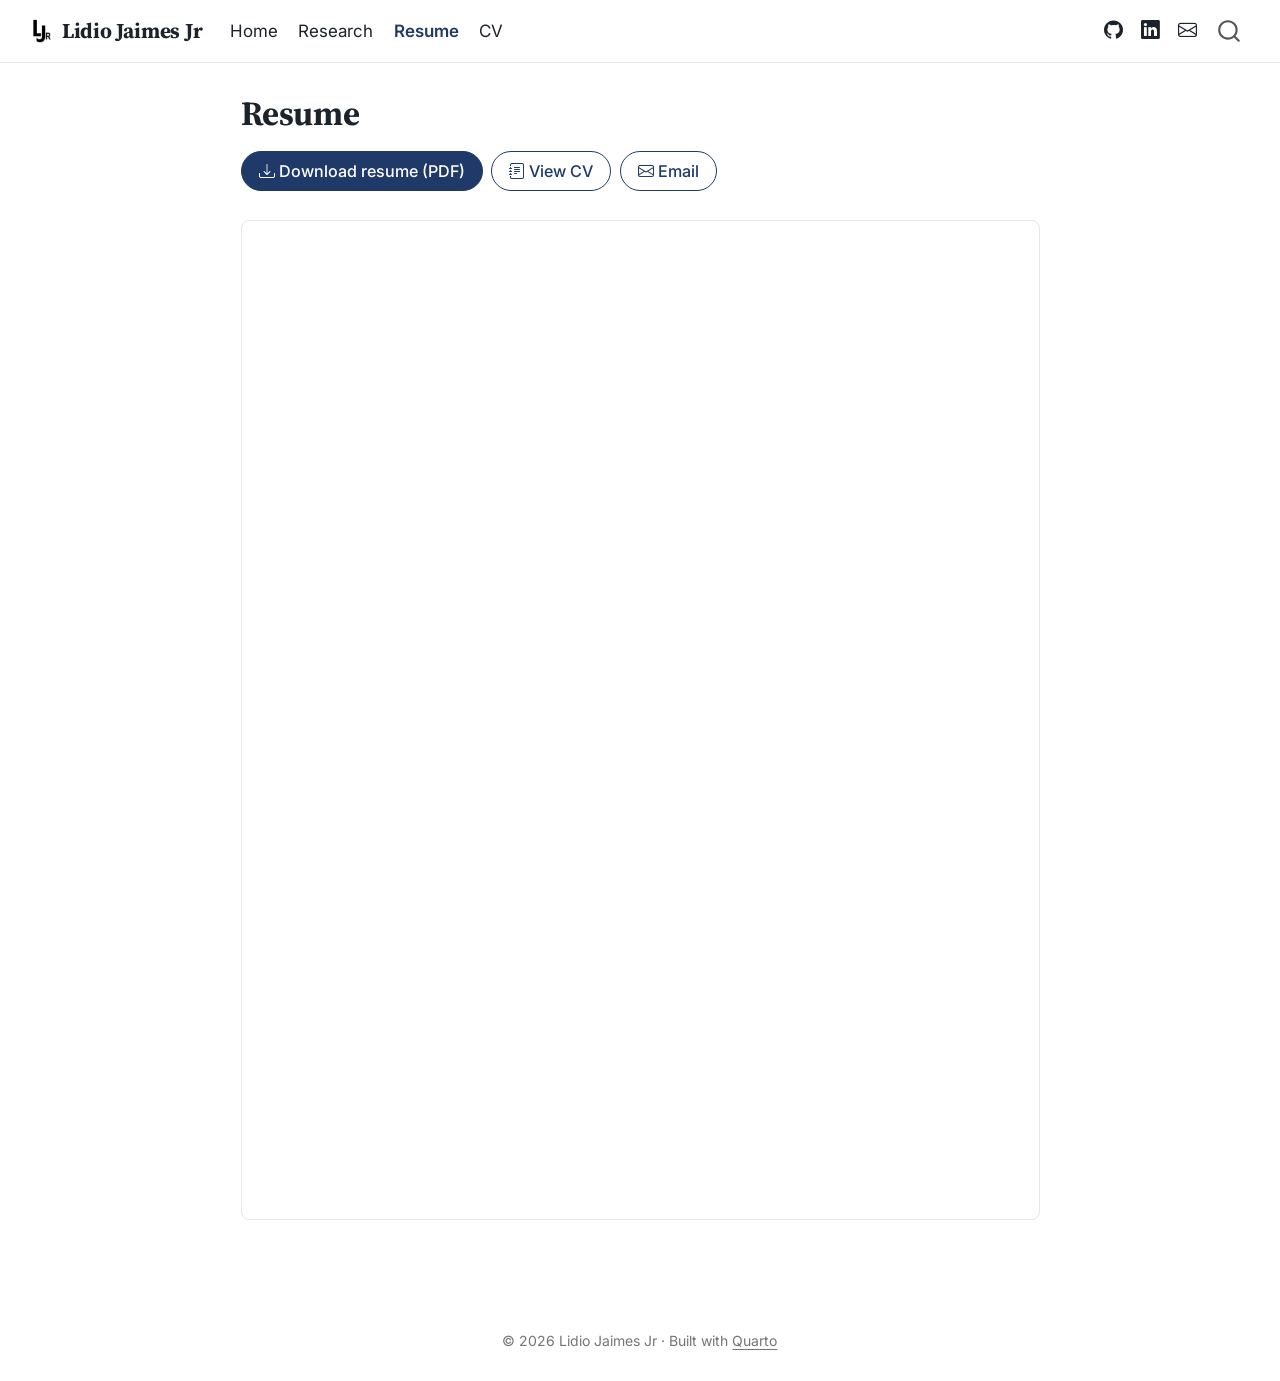
<file: docs/resume.html>
<!DOCTYPE html>
<html xmlns="http://www.w3.org/1999/xhtml" lang="en" xml:lang="en"><head>

<meta charset="utf-8">
<meta name="generator" content="quarto-1.10.18">

<meta name="viewport" content="width=device-width, initial-scale=1.0, user-scalable=yes">


<title>Resume – Lidio Jaimes Jr</title>
<style>
/* Default styles provided by pandoc.
** See https://pandoc.org/MANUAL.html#variables-for-html for config info.
*/
span.smallcaps{font-variant: small-caps;}
div.columns{display: flex; gap: 1.5em;}
div.column{flex: auto;}
@media screen {
div.columns{gap: min(4vw, 1.5em);}
div.column{overflow-x: auto;}
}
div.hanging-indent{margin-left: 1.5em; text-indent: -1.5em;}
ul.task-list{list-style: none;}
ul.task-list li input[type="checkbox"] {
  width: 0.8em;
  margin: 0 0.8em 0.2em -1em; /* quarto-specific, see https://github.com/quarto-dev/quarto-cli/issues/4556 */ 
  vertical-align: middle;
}
</style>


<script src="site_libs/quarto-nav/quarto-nav.js"></script>
<script src="site_libs/quarto-nav/headroom.min.js"></script>
<script src="site_libs/clipboard/clipboard.min.js"></script>
<script src="site_libs/quarto-search/autocomplete.umd.js"></script>
<script src="site_libs/quarto-search/fuse.min.js"></script>
<script src="site_libs/quarto-search/quarto-search.js"></script>
<meta name="quarto:offset" content="./">
<link href="./files/ljr-logo-clear.png" rel="icon" type="image/png">
<script src="site_libs/quarto-html/quarto.js" type="module"></script>
<script src="site_libs/quarto-html/tabsets/tabsets.js" type="module"></script>
<script src="site_libs/quarto-html/popper.min.js"></script>
<script src="site_libs/quarto-html/tippy.umd.min.js"></script>
<script src="site_libs/quarto-html/anchor.min.js"></script>
<link href="site_libs/quarto-html/tippy.css" rel="stylesheet">
<link href="site_libs/quarto-html/quarto-syntax-highlighting-64a204ab8560d761af7679ceaba22944.css" rel="stylesheet" id="quarto-text-highlighting-styles">
<script src="site_libs/bootstrap/bootstrap.min.js"></script>
<link href="site_libs/bootstrap/bootstrap-icons.css" rel="stylesheet">
<link href="site_libs/bootstrap/bootstrap-6f6fc77e28bbf2a2cea13b6f011b2ba0.min.css" rel="stylesheet" append-hash="true" id="quarto-bootstrap" data-mode="light">
<script id="quarto-search-options" type="application/json">{
  "location": "navbar",
  "copy-button": false,
  "collapse-after": 3,
  "panel-placement": "end",
  "type": "overlay",
  "limit": 50,
  "keyboard-shortcut": [
    "f",
    "/",
    "s"
  ],
  "show-item-context": false,
  "language": {
    "search-no-results-text": "No results",
    "search-matching-documents-text": "matching documents",
    "search-copy-link-title": "Copy link to search",
    "search-hide-matches-text": "Hide additional matches",
    "search-more-match-text": "more match in this document",
    "search-more-matches-text": "more matches in this document",
    "search-clear-button-title": "Clear",
    "search-text-placeholder": "",
    "search-detached-cancel-button-title": "Cancel",
    "search-submit-button-title": "Submit",
    "search-label": "Search"
  }
}</script>
<link rel="preconnect" href="https://fonts.googleapis.com">
<link href="https://fonts.googleapis.com/css2?family=Inter:wght@400;500;600;700&amp;family=Source+Serif+4:wght@600;700&amp;display=swap" rel="stylesheet">


<link rel="stylesheet" href="styles.css">
</head>

<body class="nav-fixed fullcontent quarto-light">

<div id="quarto-search-results"></div>
  <header id="quarto-header" class="headroom fixed-top">
    <nav class="navbar navbar-expand-lg " data-bs-theme="dark">
      <div class="navbar-container container-fluid">
      <div class="navbar-brand-container mx-auto">
    <a href="./index.html" class="navbar-brand navbar-brand-logo">
    <img src="./files/ljr-logo-clear.png" alt="" class="navbar-logo light-content">
    <img src="./files/ljr-logo-clear.png" alt="" class="navbar-logo dark-content">
    </a>
    <a class="navbar-brand" href="./index.html">
    <span class="navbar-title">Lidio Jaimes Jr</span>
    </a>
  </div>
            <div id="quarto-search" class="" title="Search"></div>
          <button class="navbar-toggler" type="button" data-bs-toggle="collapse" data-bs-target="#navbarCollapse" aria-controls="navbarCollapse" role="menu" aria-expanded="false" aria-label="Toggle navigation" onclick="if (window.quartoToggleHeadroom) { window.quartoToggleHeadroom(); }">
  <span class="navbar-toggler-icon"></span>
</button>
          <div class="collapse navbar-collapse" id="navbarCollapse">
            <ul class="navbar-nav navbar-nav-scroll me-auto">
  <li class="nav-item">
    <a class="nav-link" href="./index.html"> 
<span class="menu-text">Home</span></a>
  </li>  
  <li class="nav-item">
    <a class="nav-link" href="./research.html"> 
<span class="menu-text">Research</span></a>
  </li>  
  <li class="nav-item">
    <a class="nav-link active" href="./resume.html" aria-current="page"> 
<span class="menu-text">Resume</span></a>
  </li>  
  <li class="nav-item">
    <a class="nav-link" href="./cv.html"> 
<span class="menu-text">CV</span></a>
  </li>  
</ul>
            <ul class="navbar-nav navbar-nav-scroll ms-auto">
  <li class="nav-item compact">
    <a class="nav-link" href="https://github.com/lidiojaimes"> <i class="bi bi-github" role="img" aria-label="GitHub">
</i> 
<span class="menu-text"></span></a>
  </li>  
  <li class="nav-item compact">
    <a class="nav-link" href="https://www.linkedin.com/in/lidiojaimes/"> <i class="bi bi-linkedin" role="img" aria-label="LinkedIn">
</i> 
<span class="menu-text"></span></a>
  </li>  
  <li class="nav-item compact">
    <a class="nav-link" href="mailto:lidiojaimesjr404@gmail.com"> <i class="bi bi-envelope" role="img" aria-label="Email">
</i> 
<span class="menu-text"></span></a>
  </li>  
</ul>
          </div> <!-- /navcollapse -->
            <div class="quarto-navbar-tools">
</div>
      </div> <!-- /container-fluid -->
    </nav>
</header>
<!-- content -->
<div id="quarto-content" class="quarto-container page-columns page-rows-contents page-layout-article page-navbar">
<!-- sidebar -->
<!-- margin-sidebar -->
    
<!-- main -->
<main class="content" id="quarto-document-content">

<header id="title-block-header" class="quarto-title-block default">
<div class="quarto-title">
<h1 class="title">Resume</h1>
</div>



<div class="quarto-title-meta">

    
  
    
  </div>
  


</header>


<div class="page-actions">
<p><a href="files/Jaimes.resume.pdf" class="btn btn-primary" download="Jaimes_Resume.pdf"><i class="bi bi-download"></i> Download resume (PDF)</a> <a href="./cv.html" class="btn btn-outline-primary"><i class="bi bi-journal-text"></i> View CV</a> <a href="mailto:lidiojaimesjr404@gmail.com" class="btn btn-outline-primary"><i class="bi bi-envelope"></i> Email</a></p>
</div>
<iframe class="pdf-embed pdf-embed-tall" src="files/Jaimes.resume.pdf"></iframe>



</main> <!-- /main -->
<script id="quarto-html-after-body" type="application/javascript">
  window.document.addEventListener("DOMContentLoaded", function (event) {
    const icon = "";
    const anchorJS = new window.AnchorJS();
    anchorJS.options = {
      placement: 'right',
      icon: icon
    };
    anchorJS.add('.anchored');
    const isCodeAnnotation = (el) => {
      for (const clz of el.classList) {
        if (clz.startsWith('code-annotation-')) {                     
          return true;
        }
      }
      return false;
    }
    const onCopySuccess = function(e) {
      // button target
      const button = e.trigger;
      // don't keep focus
      button.blur();
      // flash "checked"
      button.classList.add('code-copy-button-checked');
      var currentTitle = button.getAttribute("title");
      button.setAttribute("title", "Copied!");
      let tooltip;
      if (window.bootstrap) {
        button.setAttribute("data-bs-toggle", "tooltip");
        button.setAttribute("data-bs-placement", "left");
        button.setAttribute("data-bs-title", "Copied!");
        tooltip = new bootstrap.Tooltip(button, 
          { trigger: "manual", 
            customClass: "code-copy-button-tooltip",
            offset: [0, -8]});
        tooltip.show();    
      }
      setTimeout(function() {
        if (tooltip) {
          tooltip.hide();
          button.removeAttribute("data-bs-title");
          button.removeAttribute("data-bs-toggle");
          button.removeAttribute("data-bs-placement");
        }
        button.setAttribute("title", currentTitle);
        button.classList.remove('code-copy-button-checked');
      }, 1000);
      // clear code selection
      e.clearSelection();
    }
    const getTextToCopy = function(trigger) {
      const outerScaffold = trigger.parentElement.cloneNode(true);
      const codeEl = outerScaffold.querySelector('code');
      for (const childEl of codeEl.children) {
        if (isCodeAnnotation(childEl)) {
          childEl.remove();
        }
      }
      return codeEl.innerText;
    }
    const clipboard = new window.ClipboardJS('.code-copy-button:not([data-in-quarto-modal])', {
      text: getTextToCopy
    });
    clipboard.on('success', onCopySuccess);
    if (window.document.getElementById('quarto-embedded-source-code-modal')) {
      const clipboardModal = new window.ClipboardJS('.code-copy-button[data-in-quarto-modal]', {
        text: getTextToCopy,
        container: window.document.getElementById('quarto-embedded-source-code-modal')
      });
      clipboardModal.on('success', onCopySuccess);
    }
      var localhostRegex = new RegExp(/^(?:http|https):\/\/localhost\:?[0-9]*\//);
      var mailtoRegex = new RegExp(/^mailto:/);
        var filterRegex = new RegExp("https:\/\/lidiojaimes\.github\.io");
      var isInternal = (href) => {
          return filterRegex.test(href) || localhostRegex.test(href) || mailtoRegex.test(href);
      }
      // Inspect non-navigation links and adorn them if external
     var links = window.document.querySelectorAll('a[href]:not(.nav-link):not(.navbar-brand):not(.toc-action):not(.sidebar-link):not(.sidebar-item-toggle):not(.pagination-link):not(.no-external):not([aria-hidden]):not(.dropdown-item):not(.quarto-navigation-tool):not(.about-link)');
      for (var i=0; i<links.length; i++) {
        const link = links[i];
        if (!isInternal(link.href)) {
          // undo the damage that might have been done by quarto-nav.js in the case of
          // links that we want to consider external
          if (link.dataset.originalHref !== undefined) {
            link.href = link.dataset.originalHref;
          }
        }
      }
    function tippyHover(el, contentFn, onTriggerFn, onUntriggerFn) {
      const config = {
        allowHTML: true,
        maxWidth: 500,
        delay: 100,
        arrow: false,
        appendTo: function(el) {
            return el.parentElement;
        },
        interactive: true,
        interactiveBorder: 10,
        theme: 'quarto',
        placement: 'bottom-start',
      };
      if (contentFn) {
        config.content = contentFn;
      }
      if (onTriggerFn) {
        config.onTrigger = onTriggerFn;
      }
      if (onUntriggerFn) {
        config.onUntrigger = onUntriggerFn;
      }
      window.tippy(el, config); 
    }
    const noterefs = window.document.querySelectorAll('a[role="doc-noteref"]');
    for (var i=0; i<noterefs.length; i++) {
      const ref = noterefs[i];
      tippyHover(ref, function() {
        // use id or data attribute instead here
        let href = ref.getAttribute('data-footnote-href') || ref.getAttribute('href');
        try { href = new URL(href).hash; } catch {}
        const id = href.replace(/^#\/?/, "");
        const note = window.document.getElementById(id);
        if (note) {
          return note.innerHTML;
        } else {
          return "";
        }
      });
    }
    const xrefs = window.document.querySelectorAll('a.quarto-xref');
    const processXRef = (id, note) => {
      // Strip column container classes
      const stripColumnClz = (el) => {
        el.classList.remove("page-full", "page-columns");
        if (el.children) {
          for (const child of el.children) {
            stripColumnClz(child);
          }
        }
      }
      stripColumnClz(note)
      if (id === null || id.startsWith('sec-')) {
        // Special case sections, only their first couple elements
        const container = document.createElement("div");
        if (note.children && note.children.length > 2) {
          container.appendChild(note.children[0].cloneNode(true));
          for (let i = 1; i < note.children.length; i++) {
            const child = note.children[i];
            if (child.tagName === "P" && child.innerText === "") {
              continue;
            } else {
              container.appendChild(child.cloneNode(true));
              break;
            }
          }
          if (window.Quarto?.typesetMath) {
            window.Quarto.typesetMath(container);
          }
          return container.innerHTML
        } else {
          if (window.Quarto?.typesetMath) {
            window.Quarto.typesetMath(note);
          }
          return note.innerHTML;
        }
      } else {
        // Remove any anchor links if they are present
        const anchorLink = note.querySelector('a.anchorjs-link');
        if (anchorLink) {
          anchorLink.remove();
        }
        if (window.Quarto?.typesetMath) {
          window.Quarto.typesetMath(note);
        }
        if (note.classList.contains("callout")) {
          return note.outerHTML;
        } else {
          return note.innerHTML;
        }
      }
    }
    for (var i=0; i<xrefs.length; i++) {
      const xref = xrefs[i];
      tippyHover(xref, undefined, function(instance) {
        instance.disable();
        let url = xref.getAttribute('href');
        let hash = undefined; 
        if (url.startsWith('#')) {
          hash = url;
        } else {
          try { hash = new URL(url).hash; } catch {}
        }
        if (hash) {
          const id = hash.replace(/^#\/?/, "");
          const note = window.document.getElementById(id);
          if (note !== null) {
            try {
              const html = processXRef(id, note.cloneNode(true));
              instance.setContent(html);
            } finally {
              instance.enable();
              instance.show();
            }
          } else {
            // See if we can fetch this
            fetch(url.split('#')[0])
            .then(res => res.text())
            .then(html => {
              const parser = new DOMParser();
              const htmlDoc = parser.parseFromString(html, "text/html");
              const note = htmlDoc.getElementById(id);
              if (note !== null) {
                const html = processXRef(id, note);
                instance.setContent(html);
              } 
            }).finally(() => {
              instance.enable();
              instance.show();
            });
          }
        } else {
          // See if we can fetch a full url (with no hash to target)
          // This is a special case and we should probably do some content thinning / targeting
          fetch(url)
          .then(res => res.text())
          .then(html => {
            const parser = new DOMParser();
            const htmlDoc = parser.parseFromString(html, "text/html");
            const note = htmlDoc.querySelector('main.content');
            if (note !== null) {
              // This should only happen for chapter cross references
              // (since there is no id in the URL)
              // remove the first header
              if (note.children.length > 0 && note.children[0].tagName === "HEADER") {
                note.children[0].remove();
              }
              const html = processXRef(null, note);
              instance.setContent(html);
            } 
          }).finally(() => {
            instance.enable();
            instance.show();
          });
        }
      }, function(instance) {
      });
    }
        let selectedAnnoteEl;
        const selectorForAnnotation = ( cell, annotation) => {
          let cellAttr = 'data-code-cell="' + cell + '"';
          let lineAttr = 'data-code-annotation="' +  annotation + '"';
          const selector = 'span[' + cellAttr + '][' + lineAttr + ']';
          return selector;
        }
        const selectCodeLines = (annoteEl) => {
          const doc = window.document;
          const targetCell = annoteEl.getAttribute("data-target-cell");
          const targetAnnotation = annoteEl.getAttribute("data-target-annotation");
          const annoteSpan = window.document.querySelector(selectorForAnnotation(targetCell, targetAnnotation));
          const lines = annoteSpan.getAttribute("data-code-lines").split(",");
          const lineIds = lines.map((line) => {
            return targetCell + "-" + line;
          })
          let top = null;
          let height = null;
          let parent = null;
          if (lineIds.length > 0) {
              //compute the position of the single el (top and bottom and make a div)
              const el = window.document.getElementById(lineIds[0]);
              top = el.offsetTop;
              height = el.offsetHeight;
              parent = el.parentElement.parentElement;
            if (lineIds.length > 1) {
              const lastEl = window.document.getElementById(lineIds[lineIds.length - 1]);
              const bottom = lastEl.offsetTop + lastEl.offsetHeight;
              height = bottom - top;
            }
            if (top !== null && height !== null && parent !== null) {
              // cook up a div (if necessary) and position it 
              let div = window.document.getElementById("code-annotation-line-highlight");
              if (div === null) {
                div = window.document.createElement("div");
                div.setAttribute("id", "code-annotation-line-highlight");
                div.style.position = 'absolute';
                parent.appendChild(div);
              }
              div.style.top = top - 2 + "px";
              div.style.height = height + 4 + "px";
              div.style.left = 0;
              let gutterDiv = window.document.getElementById("code-annotation-line-highlight-gutter");
              if (gutterDiv === null) {
                gutterDiv = window.document.createElement("div");
                gutterDiv.setAttribute("id", "code-annotation-line-highlight-gutter");
                gutterDiv.style.position = 'absolute';
                const codeCell = window.document.getElementById(targetCell);
                const gutter = codeCell.querySelector('.code-annotation-gutter');
                gutter.appendChild(gutterDiv);
              }
              gutterDiv.style.top = top - 2 + "px";
              gutterDiv.style.height = height + 4 + "px";
            }
            selectedAnnoteEl = annoteEl;
          }
        };
        const unselectCodeLines = () => {
          const elementsIds = ["code-annotation-line-highlight", "code-annotation-line-highlight-gutter"];
          elementsIds.forEach((elId) => {
            const div = window.document.getElementById(elId);
            if (div) {
              div.remove();
            }
          });
          selectedAnnoteEl = undefined;
        };
          // Handle positioning of the toggle
      window.addEventListener(
        "resize",
        throttle(() => {
          elRect = undefined;
          if (selectedAnnoteEl) {
            selectCodeLines(selectedAnnoteEl);
          }
        }, 10)
      );
      function throttle(fn, ms) {
      let throttle = false;
      let timer;
        return (...args) => {
          if(!throttle) { // first call gets through
              fn.apply(this, args);
              throttle = true;
          } else { // all the others get throttled
              if(timer) clearTimeout(timer); // cancel #2
              timer = setTimeout(() => {
                fn.apply(this, args);
                timer = throttle = false;
              }, ms);
          }
        };
      }
        // Attach click handler to the DT
        const annoteDls = window.document.querySelectorAll('dt[data-target-cell]');
        for (const annoteDlNode of annoteDls) {
          annoteDlNode.addEventListener('click', (event) => {
            const clickedEl = event.target;
            if (clickedEl !== selectedAnnoteEl) {
              unselectCodeLines();
              const activeEl = window.document.querySelector('dt[data-target-cell].code-annotation-active');
              if (activeEl) {
                activeEl.classList.remove('code-annotation-active');
              }
              selectCodeLines(clickedEl);
              clickedEl.classList.add('code-annotation-active');
            } else {
              // Unselect the line
              unselectCodeLines();
              clickedEl.classList.remove('code-annotation-active');
            }
          });
        }
    const findCites = (el) => {
      const parentEl = el.parentElement;
      if (parentEl) {
        const cites = parentEl.dataset.cites;
        if (cites) {
          return {
            el,
            cites: cites.split(' ')
          };
        } else {
          return findCites(el.parentElement)
        }
      } else {
        return undefined;
      }
    };
    var bibliorefs = window.document.querySelectorAll('a[role="doc-biblioref"]');
    for (var i=0; i<bibliorefs.length; i++) {
      const ref = bibliorefs[i];
      const citeInfo = findCites(ref);
      if (citeInfo) {
        tippyHover(citeInfo.el, function() {
          var popup = window.document.createElement('div');
          citeInfo.cites.forEach(function(cite) {
            var citeDiv = window.document.createElement('div');
            citeDiv.classList.add('hanging-indent');
            citeDiv.classList.add('csl-entry');
            var biblioDiv = window.document.getElementById('ref-' + cite);
            if (biblioDiv) {
              citeDiv.innerHTML = biblioDiv.innerHTML;
            }
            popup.appendChild(citeDiv);
          });
          return popup.innerHTML;
        });
      }
    }
  });
  </script>
</div> <!-- /content -->
<footer class="footer">
  <div class="nav-footer">
    <div class="nav-footer-left">
      &nbsp;
    </div>   
    <div class="nav-footer-center">
<p>© 2026 Lidio Jaimes Jr · Built with <a href="https://quarto.org">Quarto</a></p>
</div>
    <div class="nav-footer-right">
      &nbsp;
    </div>
  </div>
</footer>




</body></html>
</file>
<file: docs/site_libs/quarto-html/tippy.css>
.tippy-box[data-animation=fade][data-state=hidden]{opacity:0}[data-tippy-root]{max-width:calc(100vw - 10px)}.tippy-box{position:relative;background-color:#333;color:#fff;border-radius:4px;font-size:14px;line-height:1.4;white-space:normal;outline:0;transition-property:transform,visibility,opacity}.tippy-box[data-placement^=top]>.tippy-arrow{bottom:0}.tippy-box[data-placement^=top]>.tippy-arrow:before{bottom:-7px;left:0;border-width:8px 8px 0;border-top-color:initial;transform-origin:center top}.tippy-box[data-placement^=bottom]>.tippy-arrow{top:0}.tippy-box[data-placement^=bottom]>.tippy-arrow:before{top:-7px;left:0;border-width:0 8px 8px;border-bottom-color:initial;transform-origin:center bottom}.tippy-box[data-placement^=left]>.tippy-arrow{right:0}.tippy-box[data-placement^=left]>.tippy-arrow:before{border-width:8px 0 8px 8px;border-left-color:initial;right:-7px;transform-origin:center left}.tippy-box[data-placement^=right]>.tippy-arrow{left:0}.tippy-box[data-placement^=right]>.tippy-arrow:before{left:-7px;border-width:8px 8px 8px 0;border-right-color:initial;transform-origin:center right}.tippy-box[data-inertia][data-state=visible]{transition-timing-function:cubic-bezier(.54,1.5,.38,1.11)}.tippy-arrow{width:16px;height:16px;color:#333}.tippy-arrow:before{content:"";position:absolute;border-color:transparent;border-style:solid}.tippy-content{position:relative;padding:5px 9px;z-index:1}
</file>
<file: docs/site_libs/quarto-html/quarto-syntax-highlighting-64a204ab8560d761af7679ceaba22944.css>
/* quarto syntax highlight colors */
:root {
  --quarto-hl-ot-color: #003B4F;
  --quarto-hl-at-color: #657422;
  --quarto-hl-ss-color: #20794D;
  --quarto-hl-an-color: #5E5E5E;
  --quarto-hl-fu-color: #4758AB;
  --quarto-hl-st-color: #20794D;
  --quarto-hl-cf-color: #003B4F;
  --quarto-hl-op-color: #5E5E5E;
  --quarto-hl-er-color: #AD0000;
  --quarto-hl-bn-color: #AD0000;
  --quarto-hl-al-color: #AD0000;
  --quarto-hl-va-color: #111111;
  --quarto-hl-bu-color: inherit;
  --quarto-hl-ex-color: inherit;
  --quarto-hl-pp-color: #AD0000;
  --quarto-hl-in-color: #5E5E5E;
  --quarto-hl-vs-color: #20794D;
  --quarto-hl-wa-color: #5E5E5E;
  --quarto-hl-do-color: #5E5E5E;
  --quarto-hl-im-color: #00769E;
  --quarto-hl-ch-color: #20794D;
  --quarto-hl-dt-color: #AD0000;
  --quarto-hl-fl-color: #AD0000;
  --quarto-hl-co-color: #5E5E5E;
  --quarto-hl-cv-color: #5E5E5E;
  --quarto-hl-cn-color: #8f5902;
  --quarto-hl-sc-color: #5E5E5E;
  --quarto-hl-dv-color: #AD0000;
  --quarto-hl-kw-color: #003B4F;
}

/* other quarto variables */
:root {
  --quarto-font-monospace: SFMono-Regular, Menlo, Monaco, Consolas, "Liberation Mono", "Courier New", monospace;
}

/* syntax highlight based on Pandoc's rules */
pre > code.sourceCode > span {
  color: #003B4F;
}

code.sourceCode > span {
  color: #003B4F;
}

div.sourceCode,
div.sourceCode pre.sourceCode {
  color: #003B4F;
}

/* Normal */
code span {
  color: #003B4F;
}

/* Alert */
code span.al {
  color: #AD0000;
  font-style: inherit;
}

/* Annotation */
code span.an {
  color: #5E5E5E;
  font-style: inherit;
}

/* Attribute */
code span.at {
  color: #657422;
  font-style: inherit;
}

/* BaseN */
code span.bn {
  color: #AD0000;
  font-style: inherit;
}

/* BuiltIn */
code span.bu {
  font-style: inherit;
}

/* ControlFlow */
code span.cf {
  color: #003B4F;
  font-weight: bold;
  font-style: inherit;
}

/* Char */
code span.ch {
  color: #20794D;
  font-style: inherit;
}

/* Constant */
code span.cn {
  color: #8f5902;
  font-style: inherit;
}

/* Comment */
code span.co {
  color: #5E5E5E;
  font-style: inherit;
}

/* CommentVar */
code span.cv {
  color: #5E5E5E;
  font-style: italic;
}

/* Documentation */
code span.do {
  color: #5E5E5E;
  font-style: italic;
}

/* DataType */
code span.dt {
  color: #AD0000;
  font-style: inherit;
}

/* DecVal */
code span.dv {
  color: #AD0000;
  font-style: inherit;
}

/* Error */
code span.er {
  color: #AD0000;
  font-style: inherit;
}

/* Extension */
code span.ex {
  font-style: inherit;
}

/* Float */
code span.fl {
  color: #AD0000;
  font-style: inherit;
}

/* Function */
code span.fu {
  color: #4758AB;
  font-style: inherit;
}

/* Import */
code span.im {
  color: #00769E;
  font-style: inherit;
}

/* Information */
code span.in {
  color: #5E5E5E;
  font-style: inherit;
}

/* Keyword */
code span.kw {
  color: #003B4F;
  font-weight: bold;
  font-style: inherit;
}

/* Operator */
code span.op {
  color: #5E5E5E;
  font-style: inherit;
}

/* Other */
code span.ot {
  color: #003B4F;
  font-style: inherit;
}

/* Preprocessor */
code span.pp {
  color: #AD0000;
  font-style: inherit;
}

/* SpecialChar */
code span.sc {
  color: #5E5E5E;
  font-style: inherit;
}

/* SpecialString */
code span.ss {
  color: #20794D;
  font-style: inherit;
}

/* String */
code span.st {
  color: #20794D;
  font-style: inherit;
}

/* Variable */
code span.va {
  color: #111111;
  font-style: inherit;
}

/* VerbatimString */
code span.vs {
  color: #20794D;
  font-style: inherit;
}

/* Warning */
code span.wa {
  color: #5E5E5E;
  font-style: italic;
}

.prevent-inlining {
  content: "</";
}

/*# sourceMappingURL=9d8d5bb603a83b8298b89080a598c93b.css.map */
</file>
<file: docs/styles.css>
/* ---------- Tokens ---------- */
:root {
  --accent: #1f3a68;
  --accent-soft: #e9eef7;
  --ink: #1d232b;
  --muted: #5d6673;
  --line: #e3e6ea;
  --card: #ffffff;
  --bg-alt: #f7f8fa;
}

body { color: var(--ink); }

h1, h2, h3, .navbar-title {
  font-family: "Source Serif 4", Georgia, serif;
  font-weight: 700;
  letter-spacing: -0.01em;
}

a { color: var(--accent); }

/* Bootstrap button recolor */
.btn-primary {
  --bs-btn-bg: var(--accent);
  --bs-btn-border-color: var(--accent);
  --bs-btn-hover-bg: #152a4d;
  --bs-btn-hover-border-color: #152a4d;
}
.btn-outline-primary {
  --bs-btn-color: var(--accent);
  --bs-btn-border-color: var(--accent);
  --bs-btn-hover-bg: var(--accent);
  --bs-btn-hover-border-color: var(--accent);
}
.btn { border-radius: 999px; padding: 0.4rem 1rem; font-weight: 500; font-size: 0.95rem; }

.navbar { background-color: #ffffff !important; border-bottom: 1px solid var(--line); }
.navbar .navbar-title, .navbar .nav-link { color: var(--ink) !important; }
.navbar .nav-link.active { color: var(--accent) !important; font-weight: 600; }

/* ---------- Home hero ---------- */
.hero {
  display: grid;
  grid-template-columns: 280px 1fr;
  gap: 3rem;
  align-items: start;
  max-width: 1040px;
  margin: 2.5rem auto 1rem;
}
.hero-photo img {
  width: 100%;
  aspect-ratio: 1 / 1;
  object-fit: cover;
  border-radius: 16px;
  box-shadow: 0 6px 24px rgba(20, 30, 50, 0.12);
}
.hero-text h1.hero-name { font-size: 2.6rem; margin: 0 0 0.25rem; border: none; }
.hero-tagline {
  display: block;
  color: var(--muted);
  font-size: 1.05rem;
  margin-bottom: 1.25rem;
}
.hero-text p { font-size: 1.05rem; line-height: 1.65; }
.hero-photo .hero-buttons p {
  display: grid;
  grid-template-columns: 1fr 1fr;
  gap: 0.5rem;
  margin-top: 2.25rem;
}
.hero-photo .hero-buttons .btn { width: 100%; text-align: center; padding-left: 0.5rem; padding-right: 0.5rem; }

.availability { max-width: 1040px; margin: 0.5rem auto 0; }
.availability .callout { margin: 0; }

/* ---------- Selected work ---------- */
.section-block { max-width: 1040px; margin: 3rem auto 2rem; }
.section-block h2.section-heading { font-size: 1.6rem; border-bottom: none; margin-bottom: 1rem; }
.card-grid { display: grid; grid-template-columns: repeat(3, 1fr); gap: 1.25rem; }
.work-card {
  background: var(--card);
  border: 1px solid var(--line);
  border-radius: 12px;
  padding: 1.25rem 1.25rem 1rem;
  transition: box-shadow 0.15s ease, transform 0.15s ease;
}
.work-card:hover { box-shadow: 0 8px 24px rgba(20, 30, 50, 0.08); transform: translateY(-2px); }
.work-card h3 { font-size: 1.15rem; margin: 0.25rem 0 0.6rem; }
.work-card p { font-size: 0.95rem; color: var(--muted); }
.card-kicker {
  display: inline-block;
  font-size: 0.75rem;
  font-weight: 600;
  text-transform: uppercase;
  letter-spacing: 0.06em;
  color: var(--accent);
}

/* ---------- Shared page bits ---------- */
.page-actions p { display: flex; flex-wrap: wrap; gap: 0.5rem; margin: 0.5rem 0 1.75rem; }
.pdf-embed { width: 100%; height: 700px; border: 1px solid var(--line); border-radius: 8px; }
.pdf-embed-tall { height: 1000px; }
.project-meta { color: var(--muted); font-size: 0.95rem; margin-bottom: 0.75rem; }

/* ---------- CV ---------- */
#quarto-document-content h2 {
  font-size: 1.35rem;
  color: var(--accent);
  border-bottom: 2px solid var(--accent-soft);
  padding-bottom: 0.35rem;
  margin-top: 2.25rem;
}
.cv-entry {
  display: grid;
  grid-template-columns: 9.5rem 1fr;
  gap: 1.25rem;
  padding: 0.85rem 0;
  border-bottom: 1px dashed var(--line);
}
.cv-entry:last-of-type { border-bottom: none; }
.cv-entry > p:first-child { margin: 0; }
.cv-date {
  font-size: 0.88rem;
  font-weight: 600;
  color: var(--muted);
  font-variant-numeric: tabular-nums;
}
.cv-body p { margin-bottom: 0.3rem; }
.cv-pi { font-size: 0.88rem; color: var(--muted); }
.cv-pi a { color: var(--muted); text-decoration-color: var(--line); }
.cv-pi a:hover { color: var(--accent); }
.cv-body ul { margin: 0.35rem 0 0; padding-left: 1.1rem; }
.cv-body li { margin-bottom: 0.25rem; line-height: 1.5; }
.cv-loc { float: right; color: var(--muted); font-size: 0.9rem; font-style: italic; }

.skills-grid dl { display: grid; grid-template-columns: 9.5rem 1fr; gap: 0.5rem 1.25rem; margin-top: 0.75rem; }
.skills-grid dt { font-weight: 600; }
.skills-grid dd { margin: 0; }

/* ---------- Mobile ---------- */
@media (max-width: 768px) {
  .hero { grid-template-columns: 1fr; gap: 1.5rem; text-align: left; margin-top: 1.5rem; }
  .hero-photo { max-width: 100%; }
  .hero-photo img { max-width: 180px; }
  .hero-photo .hero-buttons p { display: flex; flex-wrap: wrap; }
  .hero-photo .hero-buttons .btn { width: auto; }
  .hero-text h1.hero-name { font-size: 2rem; }
  .card-grid { grid-template-columns: 1fr; }
  .cv-entry, .skills-grid dl { grid-template-columns: 1fr; gap: 0.25rem; }
  .cv-loc { float: none; display: block; }
  .pdf-embed, .pdf-embed-tall { height: 520px; }
}

/* CV: keep the reading column comfortable inside the full-width layout */
.cv-page #quarto-document-content { max-width: 920px; }
.research-page #quarto-document-content { max-width: 1040px; }
</file>
<file: site_libs/quarto-html/tippy.css>
.tippy-box[data-animation=fade][data-state=hidden]{opacity:0}[data-tippy-root]{max-width:calc(100vw - 10px)}.tippy-box{position:relative;background-color:#333;color:#fff;border-radius:4px;font-size:14px;line-height:1.4;white-space:normal;outline:0;transition-property:transform,visibility,opacity}.tippy-box[data-placement^=top]>.tippy-arrow{bottom:0}.tippy-box[data-placement^=top]>.tippy-arrow:before{bottom:-7px;left:0;border-width:8px 8px 0;border-top-color:initial;transform-origin:center top}.tippy-box[data-placement^=bottom]>.tippy-arrow{top:0}.tippy-box[data-placement^=bottom]>.tippy-arrow:before{top:-7px;left:0;border-width:0 8px 8px;border-bottom-color:initial;transform-origin:center bottom}.tippy-box[data-placement^=left]>.tippy-arrow{right:0}.tippy-box[data-placement^=left]>.tippy-arrow:before{border-width:8px 0 8px 8px;border-left-color:initial;right:-7px;transform-origin:center left}.tippy-box[data-placement^=right]>.tippy-arrow{left:0}.tippy-box[data-placement^=right]>.tippy-arrow:before{left:-7px;border-width:8px 8px 8px 0;border-right-color:initial;transform-origin:center right}.tippy-box[data-inertia][data-state=visible]{transition-timing-function:cubic-bezier(.54,1.5,.38,1.11)}.tippy-arrow{width:16px;height:16px;color:#333}.tippy-arrow:before{content:"";position:absolute;border-color:transparent;border-style:solid}.tippy-content{position:relative;padding:5px 9px;z-index:1}
</file>
<file: site_libs/quarto-html/quarto-syntax-highlighting-7b89279ff1a6dce999919e0e67d4d9ec.css>
/* quarto syntax highlight colors */
:root {
  --quarto-hl-ot-color: #003B4F;
  --quarto-hl-at-color: #657422;
  --quarto-hl-ss-color: #20794D;
  --quarto-hl-an-color: #5E5E5E;
  --quarto-hl-fu-color: #4758AB;
  --quarto-hl-st-color: #20794D;
  --quarto-hl-cf-color: #003B4F;
  --quarto-hl-op-color: #5E5E5E;
  --quarto-hl-er-color: #AD0000;
  --quarto-hl-bn-color: #AD0000;
  --quarto-hl-al-color: #AD0000;
  --quarto-hl-va-color: #111111;
  --quarto-hl-bu-color: inherit;
  --quarto-hl-ex-color: inherit;
  --quarto-hl-pp-color: #AD0000;
  --quarto-hl-in-color: #5E5E5E;
  --quarto-hl-vs-color: #20794D;
  --quarto-hl-wa-color: #5E5E5E;
  --quarto-hl-do-color: #5E5E5E;
  --quarto-hl-im-color: #00769E;
  --quarto-hl-ch-color: #20794D;
  --quarto-hl-dt-color: #AD0000;
  --quarto-hl-fl-color: #AD0000;
  --quarto-hl-co-color: #5E5E5E;
  --quarto-hl-cv-color: #5E5E5E;
  --quarto-hl-cn-color: #8f5902;
  --quarto-hl-sc-color: #5E5E5E;
  --quarto-hl-dv-color: #AD0000;
  --quarto-hl-kw-color: #003B4F;
}

/* other quarto variables */
:root {
  --quarto-font-monospace: SFMono-Regular, Menlo, Monaco, Consolas, "Liberation Mono", "Courier New", monospace;
}

/* syntax highlight based on Pandoc's rules */
pre > code.sourceCode > span {
  color: #003B4F;
}

code.sourceCode > span {
  color: #003B4F;
}

div.sourceCode,
div.sourceCode pre.sourceCode {
  color: #003B4F;
}

/* Normal */
code span {
  color: #003B4F;
}

/* Alert */
code span.al {
  color: #AD0000;
  font-style: inherit;
}

/* Annotation */
code span.an {
  color: #5E5E5E;
  font-style: inherit;
}

/* Attribute */
code span.at {
  color: #657422;
  font-style: inherit;
}

/* BaseN */
code span.bn {
  color: #AD0000;
  font-style: inherit;
}

/* BuiltIn */
code span.bu {
  font-style: inherit;
}

/* ControlFlow */
code span.cf {
  color: #003B4F;
  font-weight: bold;
  font-style: inherit;
}

/* Char */
code span.ch {
  color: #20794D;
  font-style: inherit;
}

/* Constant */
code span.cn {
  color: #8f5902;
  font-style: inherit;
}

/* Comment */
code span.co {
  color: #5E5E5E;
  font-style: inherit;
}

/* CommentVar */
code span.cv {
  color: #5E5E5E;
  font-style: italic;
}

/* Documentation */
code span.do {
  color: #5E5E5E;
  font-style: italic;
}

/* DataType */
code span.dt {
  color: #AD0000;
  font-style: inherit;
}

/* DecVal */
code span.dv {
  color: #AD0000;
  font-style: inherit;
}

/* Error */
code span.er {
  color: #AD0000;
  font-style: inherit;
}

/* Extension */
code span.ex {
  font-style: inherit;
}

/* Float */
code span.fl {
  color: #AD0000;
  font-style: inherit;
}

/* Function */
code span.fu {
  color: #4758AB;
  font-style: inherit;
}

/* Import */
code span.im {
  color: #00769E;
  font-style: inherit;
}

/* Information */
code span.in {
  color: #5E5E5E;
  font-style: inherit;
}

/* Keyword */
code span.kw {
  color: #003B4F;
  font-weight: bold;
  font-style: inherit;
}

/* Operator */
code span.op {
  color: #5E5E5E;
  font-style: inherit;
}

/* Other */
code span.ot {
  color: #003B4F;
  font-style: inherit;
}

/* Preprocessor */
code span.pp {
  color: #AD0000;
  font-style: inherit;
}

/* SpecialChar */
code span.sc {
  color: #5E5E5E;
  font-style: inherit;
}

/* SpecialString */
code span.ss {
  color: #20794D;
  font-style: inherit;
}

/* String */
code span.st {
  color: #20794D;
  font-style: inherit;
}

/* Variable */
code span.va {
  color: #111111;
  font-style: inherit;
}

/* VerbatimString */
code span.vs {
  color: #20794D;
  font-style: inherit;
}

/* Warning */
code span.wa {
  color: #5E5E5E;
  font-style: italic;
}

.prevent-inlining {
  content: "</";
}

/*# sourceMappingURL=3944bc705cfaf4c80e56f77c5205168a.css.map */
</file>
<file: styles.css>
/* ---------- Tokens ---------- */
:root {
  --accent: #1f3a68;
  --accent-soft: #e9eef7;
  --ink: #1d232b;
  --muted: #5d6673;
  --line: #e3e6ea;
  --card: #ffffff;
  --bg-alt: #f7f8fa;
}

body { color: var(--ink); }

h1, h2, h3, .navbar-title {
  font-family: "Source Serif 4", Georgia, serif;
  font-weight: 700;
  letter-spacing: -0.01em;
}

a { color: var(--accent); }

/* Bootstrap button recolor */
.btn-primary {
  --bs-btn-bg: var(--accent);
  --bs-btn-border-color: var(--accent);
  --bs-btn-hover-bg: #152a4d;
  --bs-btn-hover-border-color: #152a4d;
}
.btn-outline-primary {
  --bs-btn-color: var(--accent);
  --bs-btn-border-color: var(--accent);
  --bs-btn-hover-bg: var(--accent);
  --bs-btn-hover-border-color: var(--accent);
}
.btn { border-radius: 999px; padding: 0.4rem 1rem; font-weight: 500; font-size: 0.95rem; }

.navbar { background-color: #ffffff !important; border-bottom: 1px solid var(--line); }
.navbar .navbar-title, .navbar .nav-link { color: var(--ink) !important; }
.navbar .nav-link.active { color: var(--accent) !important; font-weight: 600; }

/* ---------- Home hero ---------- */
.hero {
  display: grid;
  grid-template-columns: 280px 1fr;
  gap: 3rem;
  align-items: start;
  max-width: 1040px;
  margin: 2.5rem auto 1rem;
}
.hero-photo img {
  width: 100%;
  aspect-ratio: 1 / 1;
  object-fit: cover;
  border-radius: 16px;
  box-shadow: 0 6px 24px rgba(20, 30, 50, 0.12);
}
.hero-text h1.hero-name { font-size: 2.6rem; margin: 0 0 0.25rem; border: none; }
.hero-tagline {
  display: block;
  color: var(--muted);
  font-size: 1.05rem;
  margin-bottom: 1.25rem;
}
.hero-text p { font-size: 1.05rem; line-height: 1.65; }
.hero-photo .hero-buttons p {
  display: grid;
  grid-template-columns: 1fr 1fr;
  gap: 0.5rem;
  margin-top: 2.25rem;
}
.hero-photo .hero-buttons .btn { width: 100%; text-align: center; padding-left: 0.5rem; padding-right: 0.5rem; }

.availability { max-width: 1040px; margin: 0.5rem auto 0; }
.availability .callout { margin: 0; }

/* ---------- Selected work ---------- */
.section-block { max-width: 1040px; margin: 3rem auto 2rem; }
.section-block h2.section-heading { font-size: 1.6rem; border-bottom: none; margin-bottom: 1rem; }
.card-grid { display: grid; grid-template-columns: repeat(3, 1fr); gap: 1.25rem; }
.work-card {
  background: var(--card);
  border: 1px solid var(--line);
  border-radius: 12px;
  padding: 1.25rem 1.25rem 1rem;
  transition: box-shadow 0.15s ease, transform 0.15s ease;
}
.work-card:hover { box-shadow: 0 8px 24px rgba(20, 30, 50, 0.08); transform: translateY(-2px); }
.work-card h3 { font-size: 1.15rem; margin: 0.25rem 0 0.6rem; }
.work-card p { font-size: 0.95rem; color: var(--muted); }
.card-kicker {
  display: inline-block;
  font-size: 0.75rem;
  font-weight: 600;
  text-transform: uppercase;
  letter-spacing: 0.06em;
  color: var(--accent);
}

/* ---------- Shared page bits ---------- */
.page-actions p { display: flex; flex-wrap: wrap; gap: 0.5rem; margin: 0.5rem 0 1.75rem; }
.pdf-embed { width: 100%; height: 700px; border: 1px solid var(--line); border-radius: 8px; }
.pdf-embed-tall { height: 1000px; }
.project-meta { color: var(--muted); font-size: 0.95rem; margin-bottom: 0.75rem; }

/* ---------- CV ---------- */
#quarto-document-content h2 {
  font-size: 1.35rem;
  color: var(--accent);
  border-bottom: 2px solid var(--accent-soft);
  padding-bottom: 0.35rem;
  margin-top: 2.25rem;
}
.cv-entry {
  display: grid;
  grid-template-columns: 9.5rem 1fr;
  gap: 1.25rem;
  padding: 0.85rem 0;
  border-bottom: 1px dashed var(--line);
}
.cv-entry:last-of-type { border-bottom: none; }
.cv-entry > p:first-child { margin: 0; }
.cv-date {
  font-size: 0.88rem;
  font-weight: 600;
  color: var(--muted);
  font-variant-numeric: tabular-nums;
}
.cv-body p { margin-bottom: 0.3rem; }
.cv-pi { font-size: 0.88rem; color: var(--muted); }
.cv-pi a { color: var(--muted); text-decoration-color: var(--line); }
.cv-pi a:hover { color: var(--accent); }
.cv-body ul { margin: 0.35rem 0 0; padding-left: 1.1rem; }
.cv-body li { margin-bottom: 0.25rem; line-height: 1.5; }
.cv-loc { float: right; color: var(--muted); font-size: 0.9rem; font-style: italic; }

.skills-grid dl { display: grid; grid-template-columns: 9.5rem 1fr; gap: 0.5rem 1.25rem; margin-top: 0.75rem; }
.skills-grid dt { font-weight: 600; }
.skills-grid dd { margin: 0; }

/* ---------- Mobile ---------- */
@media (max-width: 768px) {
  .hero { grid-template-columns: 1fr; gap: 1.5rem; text-align: left; margin-top: 1.5rem; }
  .hero-photo { max-width: 100%; }
  .hero-photo img { max-width: 180px; }
  .hero-photo .hero-buttons p { display: flex; flex-wrap: wrap; }
  .hero-photo .hero-buttons .btn { width: auto; }
  .hero-text h1.hero-name { font-size: 2rem; }
  .card-grid { grid-template-columns: 1fr; }
  .cv-entry, .skills-grid dl { grid-template-columns: 1fr; gap: 0.25rem; }
  .cv-loc { float: none; display: block; }
  .pdf-embed, .pdf-embed-tall { height: 520px; }
}

/* CV: keep the reading column comfortable inside the full-width layout */
.cv-page #quarto-document-content { max-width: 920px; }
.research-page #quarto-document-content { max-width: 1040px; }
</file>
